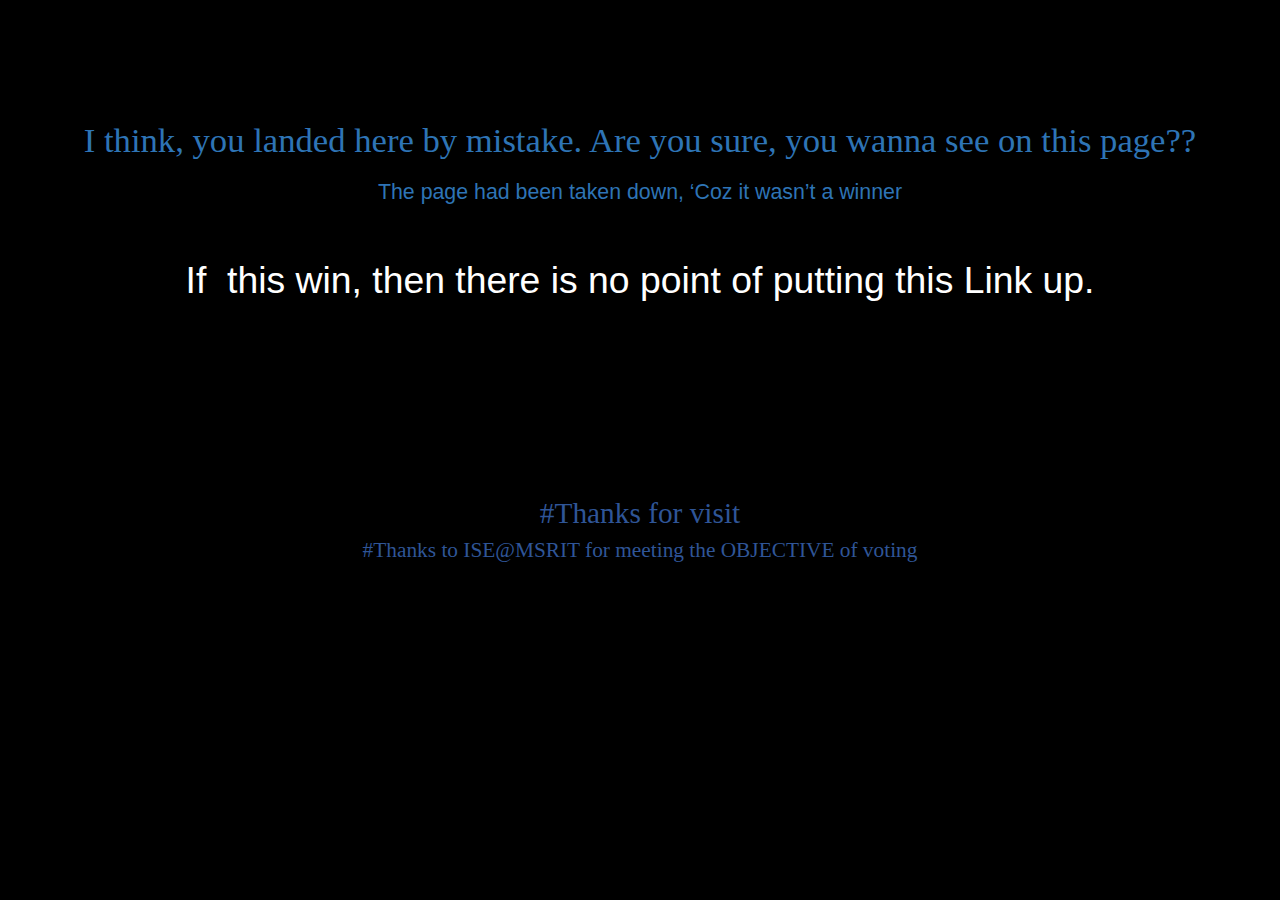
<file: index.html>
<html xmlns:v="urn:schemas-microsoft-com:vml"
xmlns:o="urn:schemas-microsoft-com:office:office"
xmlns:w="urn:schemas-microsoft-com:office:word"
xmlns:m="http://schemas.microsoft.com/office/2004/12/omml"
xmlns="http://www.w3.org/TR/REC-html40">

<head>
<meta http-equiv=Content-Type content="text/html; charset=windows-1252">
<meta name=ProgId content=Word.Document>
<meta name=Generator content="Microsoft Word 15">
<meta name=Originator content="Microsoft Word 15">
<link rel=File-List href="Index_files/filelist.xml">
<!--[if gte mso 9]><xml>
 <o:DocumentProperties>
  <o:Author>Sankha Karfa</o:Author>
  <o:LastAuthor>Sankha Karfa</o:LastAuthor>
  <o:Revision>2</o:Revision>
  <o:TotalTime>14</o:TotalTime>
  <o:Created>2015-05-04T07:14:00Z</o:Created>
  <o:LastSaved>2015-05-04T07:33:00Z</o:LastSaved>
  <o:Pages>1</o:Pages>
  <o:Words>42</o:Words>
  <o:Characters>244</o:Characters>
  <o:Lines>2</o:Lines>
  <o:Paragraphs>1</o:Paragraphs>
  <o:CharactersWithSpaces>285</o:CharactersWithSpaces>
  <o:Version>15.00</o:Version>
 </o:DocumentProperties>
 <o:OfficeDocumentSettings>
  <o:AllowPNG/>
 </o:OfficeDocumentSettings>
</xml><![endif]-->
<link rel=themeData href="Index_files/themedata.thmx">
<link rel=colorSchemeMapping href="Index_files/colorschememapping.xml">
<!--[if gte mso 9]><xml>
 <w:WordDocument>
  <w:DisplayBackgroundShape/>
  <w:TrackMoves>false</w:TrackMoves>
  <w:TrackFormatting/>
  <w:PunctuationKerning/>
  <w:ValidateAgainstSchemas/>
  <w:SaveIfXMLInvalid>false</w:SaveIfXMLInvalid>
  <w:IgnoreMixedContent>false</w:IgnoreMixedContent>
  <w:AlwaysShowPlaceholderText>false</w:AlwaysShowPlaceholderText>
  <w:DoNotPromoteQF/>
  <w:LidThemeOther>EN-IN</w:LidThemeOther>
  <w:LidThemeAsian>X-NONE</w:LidThemeAsian>
  <w:LidThemeComplexScript>BN</w:LidThemeComplexScript>
  <w:Compatibility>
   <w:BreakWrappedTables/>
   <w:SnapToGridInCell/>
   <w:WrapTextWithPunct/>
   <w:UseAsianBreakRules/>
   <w:DontGrowAutofit/>
   <w:SplitPgBreakAndParaMark/>
   <w:EnableOpenTypeKerning/>
   <w:DontFlipMirrorIndents/>
   <w:OverrideTableStyleHps/>
  </w:Compatibility>
  <w:BrowserLevel>MicrosoftInternetExplorer4</w:BrowserLevel>
  <m:mathPr>
   <m:mathFont m:val="Cambria Math"/>
   <m:brkBin m:val="before"/>
   <m:brkBinSub m:val="&#45;-"/>
   <m:smallFrac m:val="off"/>
   <m:dispDef/>
   <m:lMargin m:val="0"/>
   <m:rMargin m:val="0"/>
   <m:defJc m:val="centerGroup"/>
   <m:wrapIndent m:val="1440"/>
   <m:intLim m:val="subSup"/>
   <m:naryLim m:val="undOvr"/>
  </m:mathPr></w:WordDocument>
</xml><![endif]--><!--[if gte mso 9]><xml>
 <w:LatentStyles DefLockedState="false" DefUnhideWhenUsed="false"
  DefSemiHidden="false" DefQFormat="false" DefPriority="99"
  LatentStyleCount="371">
  <w:LsdException Locked="false" Priority="0" QFormat="true" Name="Normal"/>
  <w:LsdException Locked="false" Priority="9" QFormat="true" Name="heading 1"/>
  <w:LsdException Locked="false" Priority="9" SemiHidden="true"
   UnhideWhenUsed="true" QFormat="true" Name="heading 2"/>
  <w:LsdException Locked="false" Priority="9" SemiHidden="true"
   UnhideWhenUsed="true" QFormat="true" Name="heading 3"/>
  <w:LsdException Locked="false" Priority="9" SemiHidden="true"
   UnhideWhenUsed="true" QFormat="true" Name="heading 4"/>
  <w:LsdException Locked="false" Priority="9" SemiHidden="true"
   UnhideWhenUsed="true" QFormat="true" Name="heading 5"/>
  <w:LsdException Locked="false" Priority="9" SemiHidden="true"
   UnhideWhenUsed="true" QFormat="true" Name="heading 6"/>
  <w:LsdException Locked="false" Priority="9" SemiHidden="true"
   UnhideWhenUsed="true" QFormat="true" Name="heading 7"/>
  <w:LsdException Locked="false" Priority="9" SemiHidden="true"
   UnhideWhenUsed="true" QFormat="true" Name="heading 8"/>
  <w:LsdException Locked="false" Priority="9" SemiHidden="true"
   UnhideWhenUsed="true" QFormat="true" Name="heading 9"/>
  <w:LsdException Locked="false" SemiHidden="true" UnhideWhenUsed="true"
   Name="index 1"/>
  <w:LsdException Locked="false" SemiHidden="true" UnhideWhenUsed="true"
   Name="index 2"/>
  <w:LsdException Locked="false" SemiHidden="true" UnhideWhenUsed="true"
   Name="index 3"/>
  <w:LsdException Locked="false" SemiHidden="true" UnhideWhenUsed="true"
   Name="index 4"/>
  <w:LsdException Locked="false" SemiHidden="true" UnhideWhenUsed="true"
   Name="index 5"/>
  <w:LsdException Locked="false" SemiHidden="true" UnhideWhenUsed="true"
   Name="index 6"/>
  <w:LsdException Locked="false" SemiHidden="true" UnhideWhenUsed="true"
   Name="index 7"/>
  <w:LsdException Locked="false" SemiHidden="true" UnhideWhenUsed="true"
   Name="index 8"/>
  <w:LsdException Locked="false" SemiHidden="true" UnhideWhenUsed="true"
   Name="index 9"/>
  <w:LsdException Locked="false" Priority="39" SemiHidden="true"
   UnhideWhenUsed="true" Name="toc 1"/>
  <w:LsdException Locked="false" Priority="39" SemiHidden="true"
   UnhideWhenUsed="true" Name="toc 2"/>
  <w:LsdException Locked="false" Priority="39" SemiHidden="true"
   UnhideWhenUsed="true" Name="toc 3"/>
  <w:LsdException Locked="false" Priority="39" SemiHidden="true"
   UnhideWhenUsed="true" Name="toc 4"/>
  <w:LsdException Locked="false" Priority="39" SemiHidden="true"
   UnhideWhenUsed="true" Name="toc 5"/>
  <w:LsdException Locked="false" Priority="39" SemiHidden="true"
   UnhideWhenUsed="true" Name="toc 6"/>
  <w:LsdException Locked="false" Priority="39" SemiHidden="true"
   UnhideWhenUsed="true" Name="toc 7"/>
  <w:LsdException Locked="false" Priority="39" SemiHidden="true"
   UnhideWhenUsed="true" Name="toc 8"/>
  <w:LsdException Locked="false" Priority="39" SemiHidden="true"
   UnhideWhenUsed="true" Name="toc 9"/>
  <w:LsdException Locked="false" SemiHidden="true" UnhideWhenUsed="true"
   Name="Normal Indent"/>
  <w:LsdException Locked="false" SemiHidden="true" UnhideWhenUsed="true"
   Name="footnote text"/>
  <w:LsdException Locked="false" SemiHidden="true" UnhideWhenUsed="true"
   Name="annotation text"/>
  <w:LsdException Locked="false" SemiHidden="true" UnhideWhenUsed="true"
   Name="header"/>
  <w:LsdException Locked="false" SemiHidden="true" UnhideWhenUsed="true"
   Name="footer"/>
  <w:LsdException Locked="false" SemiHidden="true" UnhideWhenUsed="true"
   Name="index heading"/>
  <w:LsdException Locked="false" Priority="35" SemiHidden="true"
   UnhideWhenUsed="true" QFormat="true" Name="caption"/>
  <w:LsdException Locked="false" SemiHidden="true" UnhideWhenUsed="true"
   Name="table of figures"/>
  <w:LsdException Locked="false" SemiHidden="true" UnhideWhenUsed="true"
   Name="envelope address"/>
  <w:LsdException Locked="false" SemiHidden="true" UnhideWhenUsed="true"
   Name="envelope return"/>
  <w:LsdException Locked="false" SemiHidden="true" UnhideWhenUsed="true"
   Name="footnote reference"/>
  <w:LsdException Locked="false" SemiHidden="true" UnhideWhenUsed="true"
   Name="annotation reference"/>
  <w:LsdException Locked="false" SemiHidden="true" UnhideWhenUsed="true"
   Name="line number"/>
  <w:LsdException Locked="false" SemiHidden="true" UnhideWhenUsed="true"
   Name="page number"/>
  <w:LsdException Locked="false" SemiHidden="true" UnhideWhenUsed="true"
   Name="endnote reference"/>
  <w:LsdException Locked="false" SemiHidden="true" UnhideWhenUsed="true"
   Name="endnote text"/>
  <w:LsdException Locked="false" SemiHidden="true" UnhideWhenUsed="true"
   Name="table of authorities"/>
  <w:LsdException Locked="false" SemiHidden="true" UnhideWhenUsed="true"
   Name="macro"/>
  <w:LsdException Locked="false" SemiHidden="true" UnhideWhenUsed="true"
   Name="toa heading"/>
  <w:LsdException Locked="false" SemiHidden="true" UnhideWhenUsed="true"
   Name="List"/>
  <w:LsdException Locked="false" SemiHidden="true" UnhideWhenUsed="true"
   Name="List Bullet"/>
  <w:LsdException Locked="false" SemiHidden="true" UnhideWhenUsed="true"
   Name="List Number"/>
  <w:LsdException Locked="false" SemiHidden="true" UnhideWhenUsed="true"
   Name="List 2"/>
  <w:LsdException Locked="false" SemiHidden="true" UnhideWhenUsed="true"
   Name="List 3"/>
  <w:LsdException Locked="false" SemiHidden="true" UnhideWhenUsed="true"
   Name="List 4"/>
  <w:LsdException Locked="false" SemiHidden="true" UnhideWhenUsed="true"
   Name="List 5"/>
  <w:LsdException Locked="false" SemiHidden="true" UnhideWhenUsed="true"
   Name="List Bullet 2"/>
  <w:LsdException Locked="false" SemiHidden="true" UnhideWhenUsed="true"
   Name="List Bullet 3"/>
  <w:LsdException Locked="false" SemiHidden="true" UnhideWhenUsed="true"
   Name="List Bullet 4"/>
  <w:LsdException Locked="false" SemiHidden="true" UnhideWhenUsed="true"
   Name="List Bullet 5"/>
  <w:LsdException Locked="false" SemiHidden="true" UnhideWhenUsed="true"
   Name="List Number 2"/>
  <w:LsdException Locked="false" SemiHidden="true" UnhideWhenUsed="true"
   Name="List Number 3"/>
  <w:LsdException Locked="false" SemiHidden="true" UnhideWhenUsed="true"
   Name="List Number 4"/>
  <w:LsdException Locked="false" SemiHidden="true" UnhideWhenUsed="true"
   Name="List Number 5"/>
  <w:LsdException Locked="false" Priority="10" QFormat="true" Name="Title"/>
  <w:LsdException Locked="false" SemiHidden="true" UnhideWhenUsed="true"
   Name="Closing"/>
  <w:LsdException Locked="false" SemiHidden="true" UnhideWhenUsed="true"
   Name="Signature"/>
  <w:LsdException Locked="false" Priority="1" SemiHidden="true"
   UnhideWhenUsed="true" Name="Default Paragraph Font"/>
  <w:LsdException Locked="false" SemiHidden="true" UnhideWhenUsed="true"
   Name="Body Text"/>
  <w:LsdException Locked="false" SemiHidden="true" UnhideWhenUsed="true"
   Name="Body Text Indent"/>
  <w:LsdException Locked="false" SemiHidden="true" UnhideWhenUsed="true"
   Name="List Continue"/>
  <w:LsdException Locked="false" SemiHidden="true" UnhideWhenUsed="true"
   Name="List Continue 2"/>
  <w:LsdException Locked="false" SemiHidden="true" UnhideWhenUsed="true"
   Name="List Continue 3"/>
  <w:LsdException Locked="false" SemiHidden="true" UnhideWhenUsed="true"
   Name="List Continue 4"/>
  <w:LsdException Locked="false" SemiHidden="true" UnhideWhenUsed="true"
   Name="List Continue 5"/>
  <w:LsdException Locked="false" SemiHidden="true" UnhideWhenUsed="true"
   Name="Message Header"/>
  <w:LsdException Locked="false" Priority="11" QFormat="true" Name="Subtitle"/>
  <w:LsdException Locked="false" SemiHidden="true" UnhideWhenUsed="true"
   Name="Salutation"/>
  <w:LsdException Locked="false" SemiHidden="true" UnhideWhenUsed="true"
   Name="Date"/>
  <w:LsdException Locked="false" SemiHidden="true" UnhideWhenUsed="true"
   Name="Body Text First Indent"/>
  <w:LsdException Locked="false" SemiHidden="true" UnhideWhenUsed="true"
   Name="Body Text First Indent 2"/>
  <w:LsdException Locked="false" SemiHidden="true" UnhideWhenUsed="true"
   Name="Note Heading"/>
  <w:LsdException Locked="false" SemiHidden="true" UnhideWhenUsed="true"
   Name="Body Text 2"/>
  <w:LsdException Locked="false" SemiHidden="true" UnhideWhenUsed="true"
   Name="Body Text 3"/>
  <w:LsdException Locked="false" SemiHidden="true" UnhideWhenUsed="true"
   Name="Body Text Indent 2"/>
  <w:LsdException Locked="false" SemiHidden="true" UnhideWhenUsed="true"
   Name="Body Text Indent 3"/>
  <w:LsdException Locked="false" SemiHidden="true" UnhideWhenUsed="true"
   Name="Block Text"/>
  <w:LsdException Locked="false" SemiHidden="true" UnhideWhenUsed="true"
   Name="Hyperlink"/>
  <w:LsdException Locked="false" SemiHidden="true" UnhideWhenUsed="true"
   Name="FollowedHyperlink"/>
  <w:LsdException Locked="false" Priority="22" QFormat="true" Name="Strong"/>
  <w:LsdException Locked="false" Priority="20" QFormat="true" Name="Emphasis"/>
  <w:LsdException Locked="false" SemiHidden="true" UnhideWhenUsed="true"
   Name="Document Map"/>
  <w:LsdException Locked="false" SemiHidden="true" UnhideWhenUsed="true"
   Name="Plain Text"/>
  <w:LsdException Locked="false" SemiHidden="true" UnhideWhenUsed="true"
   Name="E-mail Signature"/>
  <w:LsdException Locked="false" SemiHidden="true" UnhideWhenUsed="true"
   Name="HTML Top of Form"/>
  <w:LsdException Locked="false" SemiHidden="true" UnhideWhenUsed="true"
   Name="HTML Bottom of Form"/>
  <w:LsdException Locked="false" SemiHidden="true" UnhideWhenUsed="true"
   Name="Normal (Web)"/>
  <w:LsdException Locked="false" SemiHidden="true" UnhideWhenUsed="true"
   Name="HTML Acronym"/>
  <w:LsdException Locked="false" SemiHidden="true" UnhideWhenUsed="true"
   Name="HTML Address"/>
  <w:LsdException Locked="false" SemiHidden="true" UnhideWhenUsed="true"
   Name="HTML Cite"/>
  <w:LsdException Locked="false" SemiHidden="true" UnhideWhenUsed="true"
   Name="HTML Code"/>
  <w:LsdException Locked="false" SemiHidden="true" UnhideWhenUsed="true"
   Name="HTML Definition"/>
  <w:LsdException Locked="false" SemiHidden="true" UnhideWhenUsed="true"
   Name="HTML Keyboard"/>
  <w:LsdException Locked="false" SemiHidden="true" UnhideWhenUsed="true"
   Name="HTML Preformatted"/>
  <w:LsdException Locked="false" SemiHidden="true" UnhideWhenUsed="true"
   Name="HTML Sample"/>
  <w:LsdException Locked="false" SemiHidden="true" UnhideWhenUsed="true"
   Name="HTML Typewriter"/>
  <w:LsdException Locked="false" SemiHidden="true" UnhideWhenUsed="true"
   Name="HTML Variable"/>
  <w:LsdException Locked="false" SemiHidden="true" UnhideWhenUsed="true"
   Name="Normal Table"/>
  <w:LsdException Locked="false" SemiHidden="true" UnhideWhenUsed="true"
   Name="annotation subject"/>
  <w:LsdException Locked="false" SemiHidden="true" UnhideWhenUsed="true"
   Name="No List"/>
  <w:LsdException Locked="false" SemiHidden="true" UnhideWhenUsed="true"
   Name="Outline List 1"/>
  <w:LsdException Locked="false" SemiHidden="true" UnhideWhenUsed="true"
   Name="Outline List 2"/>
  <w:LsdException Locked="false" SemiHidden="true" UnhideWhenUsed="true"
   Name="Outline List 3"/>
  <w:LsdException Locked="false" SemiHidden="true" UnhideWhenUsed="true"
   Name="Table Simple 1"/>
  <w:LsdException Locked="false" SemiHidden="true" UnhideWhenUsed="true"
   Name="Table Simple 2"/>
  <w:LsdException Locked="false" SemiHidden="true" UnhideWhenUsed="true"
   Name="Table Simple 3"/>
  <w:LsdException Locked="false" SemiHidden="true" UnhideWhenUsed="true"
   Name="Table Classic 1"/>
  <w:LsdException Locked="false" SemiHidden="true" UnhideWhenUsed="true"
   Name="Table Classic 2"/>
  <w:LsdException Locked="false" SemiHidden="true" UnhideWhenUsed="true"
   Name="Table Classic 3"/>
  <w:LsdException Locked="false" SemiHidden="true" UnhideWhenUsed="true"
   Name="Table Classic 4"/>
  <w:LsdException Locked="false" SemiHidden="true" UnhideWhenUsed="true"
   Name="Table Colorful 1"/>
  <w:LsdException Locked="false" SemiHidden="true" UnhideWhenUsed="true"
   Name="Table Colorful 2"/>
  <w:LsdException Locked="false" SemiHidden="true" UnhideWhenUsed="true"
   Name="Table Colorful 3"/>
  <w:LsdException Locked="false" SemiHidden="true" UnhideWhenUsed="true"
   Name="Table Columns 1"/>
  <w:LsdException Locked="false" SemiHidden="true" UnhideWhenUsed="true"
   Name="Table Columns 2"/>
  <w:LsdException Locked="false" SemiHidden="true" UnhideWhenUsed="true"
   Name="Table Columns 3"/>
  <w:LsdException Locked="false" SemiHidden="true" UnhideWhenUsed="true"
   Name="Table Columns 4"/>
  <w:LsdException Locked="false" SemiHidden="true" UnhideWhenUsed="true"
   Name="Table Columns 5"/>
  <w:LsdException Locked="false" SemiHidden="true" UnhideWhenUsed="true"
   Name="Table Grid 1"/>
  <w:LsdException Locked="false" SemiHidden="true" UnhideWhenUsed="true"
   Name="Table Grid 2"/>
  <w:LsdException Locked="false" SemiHidden="true" UnhideWhenUsed="true"
   Name="Table Grid 3"/>
  <w:LsdException Locked="false" SemiHidden="true" UnhideWhenUsed="true"
   Name="Table Grid 4"/>
  <w:LsdException Locked="false" SemiHidden="true" UnhideWhenUsed="true"
   Name="Table Grid 5"/>
  <w:LsdException Locked="false" SemiHidden="true" UnhideWhenUsed="true"
   Name="Table Grid 6"/>
  <w:LsdException Locked="false" SemiHidden="true" UnhideWhenUsed="true"
   Name="Table Grid 7"/>
  <w:LsdException Locked="false" SemiHidden="true" UnhideWhenUsed="true"
   Name="Table Grid 8"/>
  <w:LsdException Locked="false" SemiHidden="true" UnhideWhenUsed="true"
   Name="Table List 1"/>
  <w:LsdException Locked="false" SemiHidden="true" UnhideWhenUsed="true"
   Name="Table List 2"/>
  <w:LsdException Locked="false" SemiHidden="true" UnhideWhenUsed="true"
   Name="Table List 3"/>
  <w:LsdException Locked="false" SemiHidden="true" UnhideWhenUsed="true"
   Name="Table List 4"/>
  <w:LsdException Locked="false" SemiHidden="true" UnhideWhenUsed="true"
   Name="Table List 5"/>
  <w:LsdException Locked="false" SemiHidden="true" UnhideWhenUsed="true"
   Name="Table List 6"/>
  <w:LsdException Locked="false" SemiHidden="true" UnhideWhenUsed="true"
   Name="Table List 7"/>
  <w:LsdException Locked="false" SemiHidden="true" UnhideWhenUsed="true"
   Name="Table List 8"/>
  <w:LsdException Locked="false" SemiHidden="true" UnhideWhenUsed="true"
   Name="Table 3D effects 1"/>
  <w:LsdException Locked="false" SemiHidden="true" UnhideWhenUsed="true"
   Name="Table 3D effects 2"/>
  <w:LsdException Locked="false" SemiHidden="true" UnhideWhenUsed="true"
   Name="Table 3D effects 3"/>
  <w:LsdException Locked="false" SemiHidden="true" UnhideWhenUsed="true"
   Name="Table Contemporary"/>
  <w:LsdException Locked="false" SemiHidden="true" UnhideWhenUsed="true"
   Name="Table Elegant"/>
  <w:LsdException Locked="false" SemiHidden="true" UnhideWhenUsed="true"
   Name="Table Professional"/>
  <w:LsdException Locked="false" SemiHidden="true" UnhideWhenUsed="true"
   Name="Table Subtle 1"/>
  <w:LsdException Locked="false" SemiHidden="true" UnhideWhenUsed="true"
   Name="Table Subtle 2"/>
  <w:LsdException Locked="false" SemiHidden="true" UnhideWhenUsed="true"
   Name="Table Web 1"/>
  <w:LsdException Locked="false" SemiHidden="true" UnhideWhenUsed="true"
   Name="Table Web 2"/>
  <w:LsdException Locked="false" SemiHidden="true" UnhideWhenUsed="true"
   Name="Table Web 3"/>
  <w:LsdException Locked="false" SemiHidden="true" UnhideWhenUsed="true"
   Name="Balloon Text"/>
  <w:LsdException Locked="false" Priority="39" Name="Table Grid"/>
  <w:LsdException Locked="false" SemiHidden="true" UnhideWhenUsed="true"
   Name="Table Theme"/>
  <w:LsdException Locked="false" SemiHidden="true" Name="Placeholder Text"/>
  <w:LsdException Locked="false" Priority="1" QFormat="true" Name="No Spacing"/>
  <w:LsdException Locked="false" Priority="60" Name="Light Shading"/>
  <w:LsdException Locked="false" Priority="61" Name="Light List"/>
  <w:LsdException Locked="false" Priority="62" Name="Light Grid"/>
  <w:LsdException Locked="false" Priority="63" Name="Medium Shading 1"/>
  <w:LsdException Locked="false" Priority="64" Name="Medium Shading 2"/>
  <w:LsdException Locked="false" Priority="65" Name="Medium List 1"/>
  <w:LsdException Locked="false" Priority="66" Name="Medium List 2"/>
  <w:LsdException Locked="false" Priority="67" Name="Medium Grid 1"/>
  <w:LsdException Locked="false" Priority="68" Name="Medium Grid 2"/>
  <w:LsdException Locked="false" Priority="69" Name="Medium Grid 3"/>
  <w:LsdException Locked="false" Priority="70" Name="Dark List"/>
  <w:LsdException Locked="false" Priority="71" Name="Colorful Shading"/>
  <w:LsdException Locked="false" Priority="72" Name="Colorful List"/>
  <w:LsdException Locked="false" Priority="73" Name="Colorful Grid"/>
  <w:LsdException Locked="false" Priority="60" Name="Light Shading Accent 1"/>
  <w:LsdException Locked="false" Priority="61" Name="Light List Accent 1"/>
  <w:LsdException Locked="false" Priority="62" Name="Light Grid Accent 1"/>
  <w:LsdException Locked="false" Priority="63" Name="Medium Shading 1 Accent 1"/>
  <w:LsdException Locked="false" Priority="64" Name="Medium Shading 2 Accent 1"/>
  <w:LsdException Locked="false" Priority="65" Name="Medium List 1 Accent 1"/>
  <w:LsdException Locked="false" SemiHidden="true" Name="Revision"/>
  <w:LsdException Locked="false" Priority="34" QFormat="true"
   Name="List Paragraph"/>
  <w:LsdException Locked="false" Priority="29" QFormat="true" Name="Quote"/>
  <w:LsdException Locked="false" Priority="30" QFormat="true"
   Name="Intense Quote"/>
  <w:LsdException Locked="false" Priority="66" Name="Medium List 2 Accent 1"/>
  <w:LsdException Locked="false" Priority="67" Name="Medium Grid 1 Accent 1"/>
  <w:LsdException Locked="false" Priority="68" Name="Medium Grid 2 Accent 1"/>
  <w:LsdException Locked="false" Priority="69" Name="Medium Grid 3 Accent 1"/>
  <w:LsdException Locked="false" Priority="70" Name="Dark List Accent 1"/>
  <w:LsdException Locked="false" Priority="71" Name="Colorful Shading Accent 1"/>
  <w:LsdException Locked="false" Priority="72" Name="Colorful List Accent 1"/>
  <w:LsdException Locked="false" Priority="73" Name="Colorful Grid Accent 1"/>
  <w:LsdException Locked="false" Priority="60" Name="Light Shading Accent 2"/>
  <w:LsdException Locked="false" Priority="61" Name="Light List Accent 2"/>
  <w:LsdException Locked="false" Priority="62" Name="Light Grid Accent 2"/>
  <w:LsdException Locked="false" Priority="63" Name="Medium Shading 1 Accent 2"/>
  <w:LsdException Locked="false" Priority="64" Name="Medium Shading 2 Accent 2"/>
  <w:LsdException Locked="false" Priority="65" Name="Medium List 1 Accent 2"/>
  <w:LsdException Locked="false" Priority="66" Name="Medium List 2 Accent 2"/>
  <w:LsdException Locked="false" Priority="67" Name="Medium Grid 1 Accent 2"/>
  <w:LsdException Locked="false" Priority="68" Name="Medium Grid 2 Accent 2"/>
  <w:LsdException Locked="false" Priority="69" Name="Medium Grid 3 Accent 2"/>
  <w:LsdException Locked="false" Priority="70" Name="Dark List Accent 2"/>
  <w:LsdException Locked="false" Priority="71" Name="Colorful Shading Accent 2"/>
  <w:LsdException Locked="false" Priority="72" Name="Colorful List Accent 2"/>
  <w:LsdException Locked="false" Priority="73" Name="Colorful Grid Accent 2"/>
  <w:LsdException Locked="false" Priority="60" Name="Light Shading Accent 3"/>
  <w:LsdException Locked="false" Priority="61" Name="Light List Accent 3"/>
  <w:LsdException Locked="false" Priority="62" Name="Light Grid Accent 3"/>
  <w:LsdException Locked="false" Priority="63" Name="Medium Shading 1 Accent 3"/>
  <w:LsdException Locked="false" Priority="64" Name="Medium Shading 2 Accent 3"/>
  <w:LsdException Locked="false" Priority="65" Name="Medium List 1 Accent 3"/>
  <w:LsdException Locked="false" Priority="66" Name="Medium List 2 Accent 3"/>
  <w:LsdException Locked="false" Priority="67" Name="Medium Grid 1 Accent 3"/>
  <w:LsdException Locked="false" Priority="68" Name="Medium Grid 2 Accent 3"/>
  <w:LsdException Locked="false" Priority="69" Name="Medium Grid 3 Accent 3"/>
  <w:LsdException Locked="false" Priority="70" Name="Dark List Accent 3"/>
  <w:LsdException Locked="false" Priority="71" Name="Colorful Shading Accent 3"/>
  <w:LsdException Locked="false" Priority="72" Name="Colorful List Accent 3"/>
  <w:LsdException Locked="false" Priority="73" Name="Colorful Grid Accent 3"/>
  <w:LsdException Locked="false" Priority="60" Name="Light Shading Accent 4"/>
  <w:LsdException Locked="false" Priority="61" Name="Light List Accent 4"/>
  <w:LsdException Locked="false" Priority="62" Name="Light Grid Accent 4"/>
  <w:LsdException Locked="false" Priority="63" Name="Medium Shading 1 Accent 4"/>
  <w:LsdException Locked="false" Priority="64" Name="Medium Shading 2 Accent 4"/>
  <w:LsdException Locked="false" Priority="65" Name="Medium List 1 Accent 4"/>
  <w:LsdException Locked="false" Priority="66" Name="Medium List 2 Accent 4"/>
  <w:LsdException Locked="false" Priority="67" Name="Medium Grid 1 Accent 4"/>
  <w:LsdException Locked="false" Priority="68" Name="Medium Grid 2 Accent 4"/>
  <w:LsdException Locked="false" Priority="69" Name="Medium Grid 3 Accent 4"/>
  <w:LsdException Locked="false" Priority="70" Name="Dark List Accent 4"/>
  <w:LsdException Locked="false" Priority="71" Name="Colorful Shading Accent 4"/>
  <w:LsdException Locked="false" Priority="72" Name="Colorful List Accent 4"/>
  <w:LsdException Locked="false" Priority="73" Name="Colorful Grid Accent 4"/>
  <w:LsdException Locked="false" Priority="60" Name="Light Shading Accent 5"/>
  <w:LsdException Locked="false" Priority="61" Name="Light List Accent 5"/>
  <w:LsdException Locked="false" Priority="62" Name="Light Grid Accent 5"/>
  <w:LsdException Locked="false" Priority="63" Name="Medium Shading 1 Accent 5"/>
  <w:LsdException Locked="false" Priority="64" Name="Medium Shading 2 Accent 5"/>
  <w:LsdException Locked="false" Priority="65" Name="Medium List 1 Accent 5"/>
  <w:LsdException Locked="false" Priority="66" Name="Medium List 2 Accent 5"/>
  <w:LsdException Locked="false" Priority="67" Name="Medium Grid 1 Accent 5"/>
  <w:LsdException Locked="false" Priority="68" Name="Medium Grid 2 Accent 5"/>
  <w:LsdException Locked="false" Priority="69" Name="Medium Grid 3 Accent 5"/>
  <w:LsdException Locked="false" Priority="70" Name="Dark List Accent 5"/>
  <w:LsdException Locked="false" Priority="71" Name="Colorful Shading Accent 5"/>
  <w:LsdException Locked="false" Priority="72" Name="Colorful List Accent 5"/>
  <w:LsdException Locked="false" Priority="73" Name="Colorful Grid Accent 5"/>
  <w:LsdException Locked="false" Priority="60" Name="Light Shading Accent 6"/>
  <w:LsdException Locked="false" Priority="61" Name="Light List Accent 6"/>
  <w:LsdException Locked="false" Priority="62" Name="Light Grid Accent 6"/>
  <w:LsdException Locked="false" Priority="63" Name="Medium Shading 1 Accent 6"/>
  <w:LsdException Locked="false" Priority="64" Name="Medium Shading 2 Accent 6"/>
  <w:LsdException Locked="false" Priority="65" Name="Medium List 1 Accent 6"/>
  <w:LsdException Locked="false" Priority="66" Name="Medium List 2 Accent 6"/>
  <w:LsdException Locked="false" Priority="67" Name="Medium Grid 1 Accent 6"/>
  <w:LsdException Locked="false" Priority="68" Name="Medium Grid 2 Accent 6"/>
  <w:LsdException Locked="false" Priority="69" Name="Medium Grid 3 Accent 6"/>
  <w:LsdException Locked="false" Priority="70" Name="Dark List Accent 6"/>
  <w:LsdException Locked="false" Priority="71" Name="Colorful Shading Accent 6"/>
  <w:LsdException Locked="false" Priority="72" Name="Colorful List Accent 6"/>
  <w:LsdException Locked="false" Priority="73" Name="Colorful Grid Accent 6"/>
  <w:LsdException Locked="false" Priority="19" QFormat="true"
   Name="Subtle Emphasis"/>
  <w:LsdException Locked="false" Priority="21" QFormat="true"
   Name="Intense Emphasis"/>
  <w:LsdException Locked="false" Priority="31" QFormat="true"
   Name="Subtle Reference"/>
  <w:LsdException Locked="false" Priority="32" QFormat="true"
   Name="Intense Reference"/>
  <w:LsdException Locked="false" Priority="33" QFormat="true" Name="Book Title"/>
  <w:LsdException Locked="false" Priority="37" SemiHidden="true"
   UnhideWhenUsed="true" Name="Bibliography"/>
  <w:LsdException Locked="false" Priority="39" SemiHidden="true"
   UnhideWhenUsed="true" QFormat="true" Name="TOC Heading"/>
  <w:LsdException Locked="false" Priority="41" Name="Plain Table 1"/>
  <w:LsdException Locked="false" Priority="42" Name="Plain Table 2"/>
  <w:LsdException Locked="false" Priority="43" Name="Plain Table 3"/>
  <w:LsdException Locked="false" Priority="44" Name="Plain Table 4"/>
  <w:LsdException Locked="false" Priority="45" Name="Plain Table 5"/>
  <w:LsdException Locked="false" Priority="40" Name="Grid Table Light"/>
  <w:LsdException Locked="false" Priority="46" Name="Grid Table 1 Light"/>
  <w:LsdException Locked="false" Priority="47" Name="Grid Table 2"/>
  <w:LsdException Locked="false" Priority="48" Name="Grid Table 3"/>
  <w:LsdException Locked="false" Priority="49" Name="Grid Table 4"/>
  <w:LsdException Locked="false" Priority="50" Name="Grid Table 5 Dark"/>
  <w:LsdException Locked="false" Priority="51" Name="Grid Table 6 Colorful"/>
  <w:LsdException Locked="false" Priority="52" Name="Grid Table 7 Colorful"/>
  <w:LsdException Locked="false" Priority="46"
   Name="Grid Table 1 Light Accent 1"/>
  <w:LsdException Locked="false" Priority="47" Name="Grid Table 2 Accent 1"/>
  <w:LsdException Locked="false" Priority="48" Name="Grid Table 3 Accent 1"/>
  <w:LsdException Locked="false" Priority="49" Name="Grid Table 4 Accent 1"/>
  <w:LsdException Locked="false" Priority="50" Name="Grid Table 5 Dark Accent 1"/>
  <w:LsdException Locked="false" Priority="51"
   Name="Grid Table 6 Colorful Accent 1"/>
  <w:LsdException Locked="false" Priority="52"
   Name="Grid Table 7 Colorful Accent 1"/>
  <w:LsdException Locked="false" Priority="46"
   Name="Grid Table 1 Light Accent 2"/>
  <w:LsdException Locked="false" Priority="47" Name="Grid Table 2 Accent 2"/>
  <w:LsdException Locked="false" Priority="48" Name="Grid Table 3 Accent 2"/>
  <w:LsdException Locked="false" Priority="49" Name="Grid Table 4 Accent 2"/>
  <w:LsdException Locked="false" Priority="50" Name="Grid Table 5 Dark Accent 2"/>
  <w:LsdException Locked="false" Priority="51"
   Name="Grid Table 6 Colorful Accent 2"/>
  <w:LsdException Locked="false" Priority="52"
   Name="Grid Table 7 Colorful Accent 2"/>
  <w:LsdException Locked="false" Priority="46"
   Name="Grid Table 1 Light Accent 3"/>
  <w:LsdException Locked="false" Priority="47" Name="Grid Table 2 Accent 3"/>
  <w:LsdException Locked="false" Priority="48" Name="Grid Table 3 Accent 3"/>
  <w:LsdException Locked="false" Priority="49" Name="Grid Table 4 Accent 3"/>
  <w:LsdException Locked="false" Priority="50" Name="Grid Table 5 Dark Accent 3"/>
  <w:LsdException Locked="false" Priority="51"
   Name="Grid Table 6 Colorful Accent 3"/>
  <w:LsdException Locked="false" Priority="52"
   Name="Grid Table 7 Colorful Accent 3"/>
  <w:LsdException Locked="false" Priority="46"
   Name="Grid Table 1 Light Accent 4"/>
  <w:LsdException Locked="false" Priority="47" Name="Grid Table 2 Accent 4"/>
  <w:LsdException Locked="false" Priority="48" Name="Grid Table 3 Accent 4"/>
  <w:LsdException Locked="false" Priority="49" Name="Grid Table 4 Accent 4"/>
  <w:LsdException Locked="false" Priority="50" Name="Grid Table 5 Dark Accent 4"/>
  <w:LsdException Locked="false" Priority="51"
   Name="Grid Table 6 Colorful Accent 4"/>
  <w:LsdException Locked="false" Priority="52"
   Name="Grid Table 7 Colorful Accent 4"/>
  <w:LsdException Locked="false" Priority="46"
   Name="Grid Table 1 Light Accent 5"/>
  <w:LsdException Locked="false" Priority="47" Name="Grid Table 2 Accent 5"/>
  <w:LsdException Locked="false" Priority="48" Name="Grid Table 3 Accent 5"/>
  <w:LsdException Locked="false" Priority="49" Name="Grid Table 4 Accent 5"/>
  <w:LsdException Locked="false" Priority="50" Name="Grid Table 5 Dark Accent 5"/>
  <w:LsdException Locked="false" Priority="51"
   Name="Grid Table 6 Colorful Accent 5"/>
  <w:LsdException Locked="false" Priority="52"
   Name="Grid Table 7 Colorful Accent 5"/>
  <w:LsdException Locked="false" Priority="46"
   Name="Grid Table 1 Light Accent 6"/>
  <w:LsdException Locked="false" Priority="47" Name="Grid Table 2 Accent 6"/>
  <w:LsdException Locked="false" Priority="48" Name="Grid Table 3 Accent 6"/>
  <w:LsdException Locked="false" Priority="49" Name="Grid Table 4 Accent 6"/>
  <w:LsdException Locked="false" Priority="50" Name="Grid Table 5 Dark Accent 6"/>
  <w:LsdException Locked="false" Priority="51"
   Name="Grid Table 6 Colorful Accent 6"/>
  <w:LsdException Locked="false" Priority="52"
   Name="Grid Table 7 Colorful Accent 6"/>
  <w:LsdException Locked="false" Priority="46" Name="List Table 1 Light"/>
  <w:LsdException Locked="false" Priority="47" Name="List Table 2"/>
  <w:LsdException Locked="false" Priority="48" Name="List Table 3"/>
  <w:LsdException Locked="false" Priority="49" Name="List Table 4"/>
  <w:LsdException Locked="false" Priority="50" Name="List Table 5 Dark"/>
  <w:LsdException Locked="false" Priority="51" Name="List Table 6 Colorful"/>
  <w:LsdException Locked="false" Priority="52" Name="List Table 7 Colorful"/>
  <w:LsdException Locked="false" Priority="46"
   Name="List Table 1 Light Accent 1"/>
  <w:LsdException Locked="false" Priority="47" Name="List Table 2 Accent 1"/>
  <w:LsdException Locked="false" Priority="48" Name="List Table 3 Accent 1"/>
  <w:LsdException Locked="false" Priority="49" Name="List Table 4 Accent 1"/>
  <w:LsdException Locked="false" Priority="50" Name="List Table 5 Dark Accent 1"/>
  <w:LsdException Locked="false" Priority="51"
   Name="List Table 6 Colorful Accent 1"/>
  <w:LsdException Locked="false" Priority="52"
   Name="List Table 7 Colorful Accent 1"/>
  <w:LsdException Locked="false" Priority="46"
   Name="List Table 1 Light Accent 2"/>
  <w:LsdException Locked="false" Priority="47" Name="List Table 2 Accent 2"/>
  <w:LsdException Locked="false" Priority="48" Name="List Table 3 Accent 2"/>
  <w:LsdException Locked="false" Priority="49" Name="List Table 4 Accent 2"/>
  <w:LsdException Locked="false" Priority="50" Name="List Table 5 Dark Accent 2"/>
  <w:LsdException Locked="false" Priority="51"
   Name="List Table 6 Colorful Accent 2"/>
  <w:LsdException Locked="false" Priority="52"
   Name="List Table 7 Colorful Accent 2"/>
  <w:LsdException Locked="false" Priority="46"
   Name="List Table 1 Light Accent 3"/>
  <w:LsdException Locked="false" Priority="47" Name="List Table 2 Accent 3"/>
  <w:LsdException Locked="false" Priority="48" Name="List Table 3 Accent 3"/>
  <w:LsdException Locked="false" Priority="49" Name="List Table 4 Accent 3"/>
  <w:LsdException Locked="false" Priority="50" Name="List Table 5 Dark Accent 3"/>
  <w:LsdException Locked="false" Priority="51"
   Name="List Table 6 Colorful Accent 3"/>
  <w:LsdException Locked="false" Priority="52"
   Name="List Table 7 Colorful Accent 3"/>
  <w:LsdException Locked="false" Priority="46"
   Name="List Table 1 Light Accent 4"/>
  <w:LsdException Locked="false" Priority="47" Name="List Table 2 Accent 4"/>
  <w:LsdException Locked="false" Priority="48" Name="List Table 3 Accent 4"/>
  <w:LsdException Locked="false" Priority="49" Name="List Table 4 Accent 4"/>
  <w:LsdException Locked="false" Priority="50" Name="List Table 5 Dark Accent 4"/>
  <w:LsdException Locked="false" Priority="51"
   Name="List Table 6 Colorful Accent 4"/>
  <w:LsdException Locked="false" Priority="52"
   Name="List Table 7 Colorful Accent 4"/>
  <w:LsdException Locked="false" Priority="46"
   Name="List Table 1 Light Accent 5"/>
  <w:LsdException Locked="false" Priority="47" Name="List Table 2 Accent 5"/>
  <w:LsdException Locked="false" Priority="48" Name="List Table 3 Accent 5"/>
  <w:LsdException Locked="false" Priority="49" Name="List Table 4 Accent 5"/>
  <w:LsdException Locked="false" Priority="50" Name="List Table 5 Dark Accent 5"/>
  <w:LsdException Locked="false" Priority="51"
   Name="List Table 6 Colorful Accent 5"/>
  <w:LsdException Locked="false" Priority="52"
   Name="List Table 7 Colorful Accent 5"/>
  <w:LsdException Locked="false" Priority="46"
   Name="List Table 1 Light Accent 6"/>
  <w:LsdException Locked="false" Priority="47" Name="List Table 2 Accent 6"/>
  <w:LsdException Locked="false" Priority="48" Name="List Table 3 Accent 6"/>
  <w:LsdException Locked="false" Priority="49" Name="List Table 4 Accent 6"/>
  <w:LsdException Locked="false" Priority="50" Name="List Table 5 Dark Accent 6"/>
  <w:LsdException Locked="false" Priority="51"
   Name="List Table 6 Colorful Accent 6"/>
  <w:LsdException Locked="false" Priority="52"
   Name="List Table 7 Colorful Accent 6"/>
 </w:LatentStyles>
</xml><![endif]-->
<style>
<!--
 /* Font Definitions */
 @font-face
	{font-family:"Cambria Math";
	panose-1:2 4 5 3 5 4 6 3 2 4;
	mso-font-charset:1;
	mso-generic-font-family:roman;
	mso-font-format:other;
	mso-font-pitch:variable;
	mso-font-signature:0 0 0 0 0 0;}
@font-face
	{font-family:"Calibri Light";
	panose-1:2 15 3 2 2 2 4 3 2 4;
	mso-font-charset:0;
	mso-generic-font-family:swiss;
	mso-font-pitch:variable;
	mso-font-signature:-1610611985 1073750139 0 0 415 0;}
@font-face
	{font-family:Calibri;
	panose-1:2 15 5 2 2 2 4 3 2 4;
	mso-font-charset:0;
	mso-generic-font-family:swiss;
	mso-font-pitch:variable;
	mso-font-signature:-536870145 1073786111 1 0 415 0;}
@font-face
	{font-family:Aharoni;
	panose-1:2 1 8 3 2 1 4 3 2 3;
	mso-font-charset:0;
	mso-generic-font-family:auto;
	mso-font-pitch:variable;
	mso-font-signature:2051 0 0 0 33 0;}
@font-face
	{font-family:"Arial Rounded MT Bold";
	panose-1:2 15 7 4 3 5 4 3 2 4;
	mso-font-charset:0;
	mso-generic-font-family:swiss;
	mso-font-pitch:variable;
	mso-font-signature:3 0 0 0 1 0;}
@font-face
	{font-family:"Addis Ababa";
	panose-1:0 0 0 0 0 0 0 0 0 0;
	mso-font-charset:0;
	mso-generic-font-family:auto;
	mso-font-pitch:variable;
	mso-font-signature:-2147483601 1207959562 335544320 0 1 0;}
@font-face
	{font-family:Berylium;
	panose-1:2 4 6 2 6 5 1 1 1 3;
	mso-font-charset:0;
	mso-generic-font-family:roman;
	mso-font-pitch:variable;
	mso-font-signature:-1610612625 1073750026 0 0 131 0;}
 /* Style Definitions */
 p.MsoNormal, li.MsoNormal, div.MsoNormal
	{mso-style-unhide:no;
	mso-style-qformat:yes;
	mso-style-parent:"";
	margin-top:0cm;
	margin-right:0cm;
	margin-bottom:8.0pt;
	margin-left:0cm;
	line-height:106%;
	mso-pagination:widow-orphan;
	font-size:11.0pt;
	mso-bidi-font-size:14.0pt;
	font-family:"Calibri",sans-serif;
	mso-ascii-font-family:Calibri;
	mso-ascii-theme-font:minor-latin;
	mso-fareast-font-family:Calibri;
	mso-fareast-theme-font:minor-latin;
	mso-hansi-font-family:Calibri;
	mso-hansi-theme-font:minor-latin;
	mso-bidi-font-family:"Times New Roman";
	mso-bidi-theme-font:minor-bidi;
	mso-fareast-language:EN-US;}
h1
	{mso-style-priority:9;
	mso-style-unhide:no;
	mso-style-qformat:yes;
	mso-style-link:"Heading 1 Char";
	mso-style-next:Normal;
	margin-top:12.0pt;
	margin-right:0cm;
	margin-bottom:0cm;
	margin-left:0cm;
	margin-bottom:.0001pt;
	line-height:106%;
	mso-pagination:widow-orphan lines-together;
	page-break-after:avoid;
	mso-outline-level:1;
	font-size:16.0pt;
	mso-bidi-font-size:20.0pt;
	font-family:"Calibri Light",sans-serif;
	mso-ascii-font-family:"Calibri Light";
	mso-ascii-theme-font:major-latin;
	mso-fareast-font-family:"Times New Roman";
	mso-fareast-theme-font:major-fareast;
	mso-hansi-font-family:"Calibri Light";
	mso-hansi-theme-font:major-latin;
	mso-bidi-font-family:"Times New Roman";
	mso-bidi-theme-font:major-bidi;
	color:#2E74B5;
	mso-themecolor:accent1;
	mso-themeshade:191;
	mso-font-kerning:0pt;
	mso-fareast-language:EN-US;
	font-weight:normal;}
p.MsoHeader, li.MsoHeader, div.MsoHeader
	{mso-style-noshow:yes;
	mso-style-priority:99;
	mso-style-link:"Header Char";
	margin:0cm;
	margin-bottom:.0001pt;
	mso-pagination:widow-orphan;
	tab-stops:center 225.65pt right 451.3pt;
	font-size:11.0pt;
	mso-bidi-font-size:14.0pt;
	font-family:"Calibri",sans-serif;
	mso-ascii-font-family:Calibri;
	mso-ascii-theme-font:minor-latin;
	mso-fareast-font-family:Calibri;
	mso-fareast-theme-font:minor-latin;
	mso-hansi-font-family:Calibri;
	mso-hansi-theme-font:minor-latin;
	mso-bidi-font-family:"Times New Roman";
	mso-bidi-theme-font:minor-bidi;
	mso-fareast-language:EN-US;}
p.MsoFooter, li.MsoFooter, div.MsoFooter
	{mso-style-noshow:yes;
	mso-style-priority:99;
	mso-style-link:"Footer Char";
	margin:0cm;
	margin-bottom:.0001pt;
	mso-pagination:widow-orphan;
	tab-stops:center 225.65pt right 451.3pt;
	font-size:11.0pt;
	mso-bidi-font-size:14.0pt;
	font-family:"Calibri",sans-serif;
	mso-ascii-font-family:Calibri;
	mso-ascii-theme-font:minor-latin;
	mso-fareast-font-family:Calibri;
	mso-fareast-theme-font:minor-latin;
	mso-hansi-font-family:Calibri;
	mso-hansi-theme-font:minor-latin;
	mso-bidi-font-family:"Times New Roman";
	mso-bidi-theme-font:minor-bidi;
	mso-fareast-language:EN-US;}
span.Heading1Char
	{mso-style-name:"Heading 1 Char";
	mso-style-priority:9;
	mso-style-unhide:no;
	mso-style-locked:yes;
	mso-style-link:"Heading 1";
	mso-ansi-font-size:16.0pt;
	mso-bidi-font-size:20.0pt;
	font-family:"Calibri Light",sans-serif;
	mso-ascii-font-family:"Calibri Light";
	mso-ascii-theme-font:major-latin;
	mso-fareast-font-family:"Times New Roman";
	mso-fareast-theme-font:major-fareast;
	mso-hansi-font-family:"Calibri Light";
	mso-hansi-theme-font:major-latin;
	mso-bidi-font-family:"Times New Roman";
	mso-bidi-theme-font:major-bidi;
	color:#2E74B5;
	mso-themecolor:accent1;
	mso-themeshade:191;}
span.HeaderChar
	{mso-style-name:"Header Char";
	mso-style-noshow:yes;
	mso-style-priority:99;
	mso-style-unhide:no;
	mso-style-locked:yes;
	mso-style-link:Header;}
span.FooterChar
	{mso-style-name:"Footer Char";
	mso-style-noshow:yes;
	mso-style-priority:99;
	mso-style-unhide:no;
	mso-style-locked:yes;
	mso-style-link:Footer;}
.MsoChpDefault
	{mso-style-type:export-only;
	mso-default-props:yes;
	font-size:10.0pt;
	mso-ansi-font-size:10.0pt;
	mso-bidi-font-size:10.0pt;
	font-family:"Calibri",sans-serif;
	mso-ascii-font-family:Calibri;
	mso-ascii-theme-font:minor-latin;
	mso-fareast-font-family:Calibri;
	mso-fareast-theme-font:minor-latin;
	mso-hansi-font-family:Calibri;
	mso-hansi-theme-font:minor-latin;
	mso-bidi-font-family:"Times New Roman";
	mso-bidi-theme-font:minor-bidi;
	mso-fareast-language:EN-US;}
 /* Page Definitions */
 @page
	{mso-footnote-separator:url("Index_files/header.html") fs;
	mso-footnote-continuation-separator:url("Index_files/header.html") fcs;
	mso-endnote-separator:url("Index_files/header.html") es;
	mso-endnote-continuation-separator:url("Index_files/header.html") ecs;}
@page WordSection1
	{size:595.3pt 841.9pt;
	margin:72.0pt 72.0pt 72.0pt 72.0pt;
	mso-header-margin:35.4pt;
	mso-footer-margin:35.4pt;
	mso-paper-source:0;}
div.WordSection1
	{page:WordSection1;}
-->
</style>
<!--[if gte mso 10]>
<style>
 /* Style Definitions */
 table.MsoNormalTable
	{mso-style-name:"Table Normal";
	mso-tstyle-rowband-size:0;
	mso-tstyle-colband-size:0;
	mso-style-noshow:yes;
	mso-style-priority:99;
	mso-style-parent:"";
	mso-padding-alt:0cm 5.4pt 0cm 5.4pt;
	mso-para-margin:0cm;
	mso-para-margin-bottom:.0001pt;
	mso-pagination:widow-orphan;
	font-size:10.0pt;
	font-family:"Calibri",sans-serif;
	mso-ascii-font-family:Calibri;
	mso-ascii-theme-font:minor-latin;
	mso-hansi-font-family:Calibri;
	mso-hansi-theme-font:minor-latin;
	mso-fareast-language:EN-US;}
</style>
<![endif]--><!--[if gte mso 9]><xml>
 <o:shapedefaults v:ext="edit" spidmax="1026"/>
</xml><![endif]--><!--[if gte mso 9]><xml>
 <o:shapelayout v:ext="edit">
  <o:idmap v:ext="edit" data="1"/>
 </o:shapelayout></xml><![endif]-->
</head>

<body bgcolor=black lang=EN-IN style='tab-interval:36.0pt'>

<div class=WordSection1>

<h1 align=center style='text-align:center'><span lang=EN-US style='font-size:
26.0pt;line-height:106%;font-family:"Addis Ababa";background:black;mso-shading-themecolor:
text1;mso-ansi-language:EN-US'><o:p>&nbsp;</o:p></span></h1>

<h1 align=center style='text-align:center'><span lang=EN-US style='font-size:
26.0pt;line-height:106%;font-family:"Addis Ababa";background:black;mso-shading-themecolor:
text1;mso-ansi-language:EN-US'><o:p>&nbsp;</o:p></span></h1>

<h1 align=center style='text-align:center'><span lang=EN-US style='font-size:
26.0pt;line-height:106%;font-family:"Addis Ababa";background:black;mso-shading-themecolor:
text1;mso-ansi-language:EN-US'>I think, you landed here by mistake. Are you
sure, you wanna see on</span><span lang=EN-US style='font-size:26.0pt;
line-height:106%;font-family:"Addis Ababa";mso-ansi-language:EN-US'> this
page??<br>
</span><span lang=EN-US style='mso-ansi-language:EN-US'><br>
The page had been taken down, �Coz it wasn�t a winner<o:p></o:p></span></h1>

<p class=MsoNormal><span lang=EN-US style='mso-ansi-language:EN-US'><br>
<br style='mso-special-character:line-break'>
<![if !supportLineBreakNewLine]><br style='mso-special-character:line-break'>
<![endif]><o:p></o:p></span></p>

<p class=MsoNormal align=center style='text-align:center'><span lang=EN-US
style='font-size:28.0pt;line-height:106%;font-family:"Arial Rounded MT Bold",sans-serif;
color:white;mso-themecolor:background1;mso-ansi-language:EN-US'>If<span
style='mso-spacerun:yes'>� </span>this win, then there is no point of putting
this Link up.<br>
</span><span lang=EN-US style='font-size:22.0pt;line-height:106%;font-family:
Aharoni;color:#2F5597;mso-themecolor:accent5;mso-themeshade:191;mso-style-textfill-fill-color:
#2F5597;mso-style-textfill-fill-themecolor:accent5;mso-style-textfill-fill-alpha:
100.0%;mso-style-textfill-fill-colortransforms:lumm=75000;mso-ansi-language:
EN-US'><br>
<br>
<br>
<br>
<br style='mso-special-character:line-break'>
<![if !supportLineBreakNewLine]><br style='mso-special-character:line-break'>
<![endif]><o:p></o:p></span></p>

<p class=MsoNormal align=center style='text-align:center'><span lang=EN-US
style='font-size:22.0pt;line-height:106%;font-family:"Berylium",serif;
color:#2F5597;mso-themecolor:accent5;mso-themeshade:191;mso-style-textfill-fill-color:
#2F5597;mso-style-textfill-fill-themecolor:accent5;mso-style-textfill-fill-alpha:
100.0%;mso-style-textfill-fill-colortransforms:lumm=75000;mso-ansi-language:
EN-US'>#Thanks for visit<o:p></o:p></span></p>

<p class=MsoNormal align=center style='text-align:center'><span lang=EN-US
style='font-size:16.0pt;line-height:106%;font-family:"Berylium",serif;
color:#2F5597;mso-themecolor:accent5;mso-themeshade:191;mso-style-textfill-fill-color:
#2F5597;mso-style-textfill-fill-themecolor:accent5;mso-style-textfill-fill-alpha:
100.0%;mso-style-textfill-fill-colortransforms:lumm=75000;mso-ansi-language:
EN-US'>#Thanks to ISE@MSRIT for meeting the OBJECTIVE of voting <o:p></o:p></span></p>

<p class=MsoNormal align=center style='text-align:center'><span lang=EN-US
style='font-size:22.0pt;line-height:106%;font-family:Aharoni;color:#2E75B6;
mso-themecolor:accent1;mso-themeshade:191;mso-style-textfill-fill-color:#2E75B6;
mso-style-textfill-fill-themecolor:accent1;mso-style-textfill-fill-alpha:100.0%;
mso-style-textfill-fill-colortransforms:lumm=75000;mso-ansi-language:EN-US'><o:p>&nbsp;</o:p></span></p>

<p class=MsoNormal align=center style='text-align:center'><span lang=EN-US
style='font-size:22.0pt;line-height:106%;font-family:Aharoni;mso-ansi-language:
EN-US'><o:p>&nbsp;</o:p></span></p>

</div>

</body>

</html>
</file>
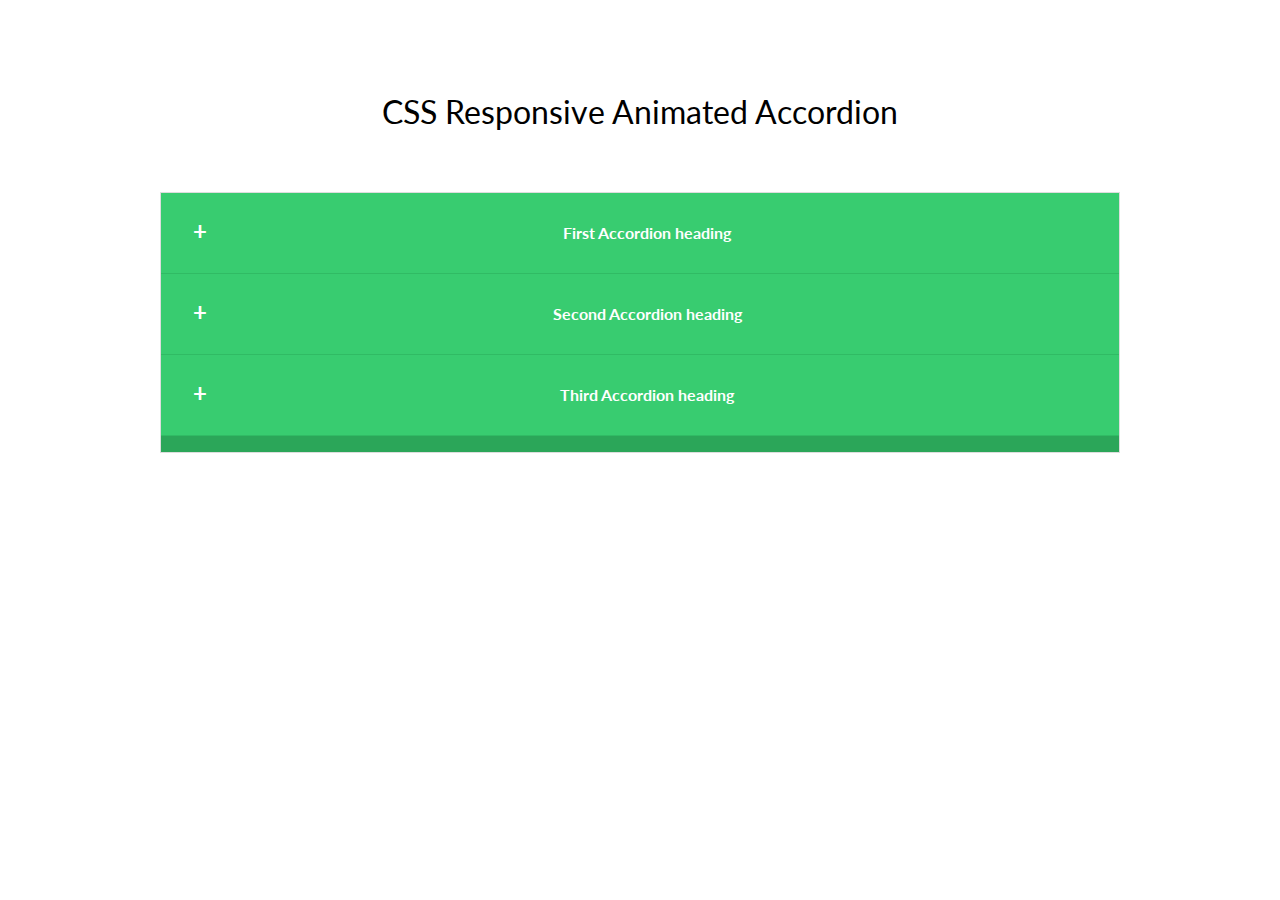
<file: accordian/index.html>
<!DOCTYPE html>
<html>

<head>

  <meta charset="UTF-8">

  <title>CodePen - CSS Responsive animated Accordion</title>

  <style>
html,body,div,span,applet,object,iframe,h1,h2,h3,h4,h5,h6,p,blockquote,pre,a,abbr,acronym,address,big,cite,code,del,dfn,em,img,ins,kbd,q,s,samp,small,strike,strong,sub,sup,tt,var,b,u,i,center,dl,dt,dd,ol,ul,li,fieldset,form,label,legend,table,caption,tbody,tfoot,thead,tr,th,td,article,aside,canvas,details,embed,figure,figcaption,footer,header,hgroup,menu,nav,output,ruby,section,summary,time,mark,audio,video{margin:0;padding:0;border:0;font-size:100%;font:inherit;vertical-align:baseline}article,aside,details,figcaption,figure,footer,header,hgroup,menu,nav,section{display:block}body{line-height:1}ol,ul{list-style:none}blockquote,q{quotes:none}blockquote:before,blockquote:after,q:before,q:after{content:'';content:none}table{border-collapse:collapse;border-spacing:0}

</style>

    <style>
@import url(http://fonts.googleapis.com/css?family=Lato:400,700);
* {
  -moz-box-sizing: border-box;
  -webkit-box-sizing: border-box;
  box-sizing: border-box;
}

body {
  font-family: 'Lato';
}

h1 {
  font-size: 2em;
  padding: 2em;
  text-align: center;
}

.accordion dl {
  border: 1px solid #ddd;
}
.accordion dl:after {
  content: "";
  display: block;
  height: 1em;
  width: 100%;
  background-color: #2ba659;
}
.accordion dt > a {
  text-align: center;
  font-weight: 700;
  padding: 2em;
  display: block;
  text-decoration: none;
  color: #fff;
  -webkit-transition: background-color 0.5s ease-in-out;
}
.accordion dd {
  background-color: #eee;
  font-size: 1em;
  line-height: 1.5em;
}
.accordion dd > p {
  padding: 1em 2em 1em 2em;
}

.accordion {
  position: relative;
  background-color: #eee;
}

.container {
  max-width: 960px;
  margin: 0 auto;
  padding: 2em 0 2em 0;
}

.accordionTitle {
  background-color: #38cc70;
  border-bottom: 1px solid #30bb64;
}
.accordionTitle:before {
  content: "+";
  font-size: 1.5em;
  line-height: 0.5em;
  float: left;
  -moz-transition: -moz-transform 0.3s ease-in-out;
  -o-transition: -o-transform 0.3s ease-in-out;
  -webkit-transition: -webkit-transform 0.3s ease-in-out;
  transition: transform 0.3s ease-in-out;
}
.accordionTitle:hover {
  background-color: #2ba659;
}

.accordionTitleActive {
  background-color: #2ba659;
}
.accordionTitleActive:before {
  -webkit-transform: rotate(-225deg);
  -moz-transform: rotate(-225deg);
  transform: rotate(-225deg);
}

.accordionItem {
  height: auto;
  overflow: hidden;
}
@media all {
  .accordionItem {
    max-height: 50em;
    -moz-transition: max-height 1s;
    -o-transition: max-height 1s;
    -webkit-transition: max-height 1s;
    transition: max-height 1s;
  }
}
@media screen and (min-width: 48em) {
  .accordionItem {
    max-height: 15em;
    -moz-transition: max-height 0.5s;
    -o-transition: max-height 0.5s;
    -webkit-transition: max-height 0.5s;
    transition: max-height 0.5s;
  }
}

.accordionItemCollapsed {
  max-height: 0;
}

.animateIn {
  -webkit-animation-name: accordionIn;
  -webkit-animation-duration: 0.65s;
  -webkit-animation-iteration-count: 1;
  -webkit-animation-direction: normal;
  -webkit-animation-timing-function: ease-in-out;
  -webkit-animation-fill-mode: both;
  -webkit-animation-delay: 0s;
  -moz-animation-name: normal;
  -moz-animation-duration: 0.65s;
  -moz-animation-iteration-count: 1;
  -moz-animation-direction: alternate;
  -moz-animation-timing-function: ease-in-out;
  -moz-animation-fill-mode: both;
  -moz-animation-delay: 0s;
  animation-name: accordionIn;
  animation-duration: 0.65s;
  animation-iteration-count: 1;
  animation-direction: normal;
  animation-timing-function: ease-in-out;
  animation-fill-mode: both;
  animation-delay: 0s;
}

.animateOut {
  -webkit-animation-name: accordionOut;
  -webkit-animation-duration: 0.75s;
  -webkit-animation-iteration-count: 1;
  -webkit-animation-direction: alternate;
  -webkit-animation-timing-function: ease-in-out;
  -webkit-animation-fill-mode: both;
  -webkit-animation-delay: 0s;
  -moz-animation-name: accordionOut;
  -moz-animation-duration: 0.75s;
  -moz-animation-iteration-count: 1;
  -moz-animation-direction: alternate;
  -moz-animation-timing-function: ease-in-out;
  -moz-animation-fill-mode: both;
  -moz-animation-delay: 0s;
  animation-name: accordionOut;
  animation-duration: 0.75s;
  animation-iteration-count: 1;
  animation-direction: alternate;
  animation-timing-function: ease-in-out;
  animation-fill-mode: both;
  animation-delay: 0s;
}

@-webkit-keyframes accordionIn {
  0% {
    opacity: 0;
    -webkit-transform: scale(0.8);
  }
  100% {
    opacity: 1;
    -webkit-transform: scale(1);
  }
}
@-moz-keyframes accordionIn {
  0% {
    opacity: 0;
    -moz-transform: scale(0.8);
  }
  100% {
    opacity: 1;
    -moz-transform: scale(1);
  }
}
@keyframes accordionIn {
  0% {
    opacity: 0;
    transform: scale(0.8);
  }
  100% {
    opacity: 1;
    transform: scale(1);
  }
}
@-webkit-keyframes accordionOut {
  0% {
    opacity: 1;
    -webkit-transform: scale(1);
  }
  100% {
    opacity: 0;
    -webkit-transform: scale(0.8);
  }
}
@-moz-keyframes accordionOut {
  0% {
    opacity: 1;
    -moz-transform: scale(1);
  }
  100% {
    opacity: 0;
    -moz-transform: scale(0.8);
  }
}
@keyframes accordionOut {
  0% {
    opacity: 1;
    transform: scale(1);
  }
  100% {
    opacity: 0;
    transform: scale(0.8);
  }
}

</style>

    <script src="js/prefixfree.min.js"></script>

</head>

<body>

  <div class="container">
          <h1>CSS Responsive Animated Accordion</h1>
          <div class="accordion">
            <dl>
              <dt><a class="accordionTitle" href="#">First Accordion heading</a></dt>
              <dd class="accordionItem accordionItemCollapsed">
                <p>Lorem ipsum dolor sit amet, consectetur adipiscing elit. Morbi eu interdum diam. Donec interdum porttitor risus non bibendum. Maecenas sollicitudin eros in quam imperdiet placerat. Cras justo purus, rhoncus nec lobortis ut, iaculis vel ipsum. Donec dignissim arcu nec elit faucibus condimentum. Donec facilisis consectetur enim sit amet varius. Pellentesque justo dui, sodales quis luctus a, iaculis eget mauris. </p>
                <p>Aliquam dapibus, ante quis fringilla feugiat, mauris risus condimentum massa, at elementum libero quam ac ligula. Pellentesque at rhoncus dolor. Duis porttitor nibh ut lobortis aliquam. Nullam eu dolor venenatis mauris placerat tristique eget id dolor. Quisque blandit adipiscing erat vitae dapibus. Nulla aliquam magna nec elementum tincidunt.</p>
              </dd>
              <dt><a href="#" class="accordionTitle">Second Accordion heading</a></dt>
              <dd class="accordionItem accordionItemCollapsed">
                <p>Lorem ipsum dolor sit amet, consectetur adipiscing elit. Morbi eu interdum diam. Donec interdum porttitor risus non bibendum. Maecenas sollicitudin eros in quam imperdiet placerat. Cras justo purus, rhoncus nec lobortis ut, iaculis vel ipsum. Donec dignissim arcu nec elit faucibus condimentum. Donec facilisis consectetur enim sit amet varius. Pellentesque justo dui, sodales quis luctus a, iaculis eget mauris. </p>
                <p>Aliquam dapibus, ante quis fringilla feugiat, mauris risus condimentum massa, at elementum libero quam ac ligula. Pellentesque at rhoncus dolor. Duis porttitor nibh ut lobortis aliquam. Nullam eu dolor venenatis mauris placerat tristique eget id dolor. Quisque blandit adipiscing erat vitae dapibus. Nulla aliquam magna nec elementum tincidunt.</p>
              </dd>
              <dt><a href="#" class="accordionTitle">Third Accordion heading</a></dt>
              <dd class="accordionItem accordionItemCollapsed">
                <p>Lorem ipsum dolor sit amet, consectetur adipiscing elit. Morbi eu interdum diam. Donec interdum porttitor risus non bibendum. Maecenas sollicitudin eros in quam imperdiet placerat. Cras justo purus, rhoncus nec lobortis ut, iaculis vel ipsum. Donec dignissim arcu nec elit faucibus condimentum. Donec facilisis consectetur enim sit amet varius. Pellentesque justo dui, sodales quis luctus a, iaculis eget mauris. </p>
                <p>Aliquam dapibus, ante quis fringilla feugiat, mauris risus condimentum massa, at elementum libero quam ac ligula. Pellentesque at rhoncus dolor. Duis porttitor nibh ut lobortis aliquam. Nullam eu dolor venenatis mauris placerat tristique eget id dolor. Quisque blandit adipiscing erat vitae dapibus. Nulla aliquam magna nec elementum tincidunt.</p>
              </dd>
            </dl>
          </div>
        </div>

  <script src="js/index.js"></script>

</body>

</html>
</file>
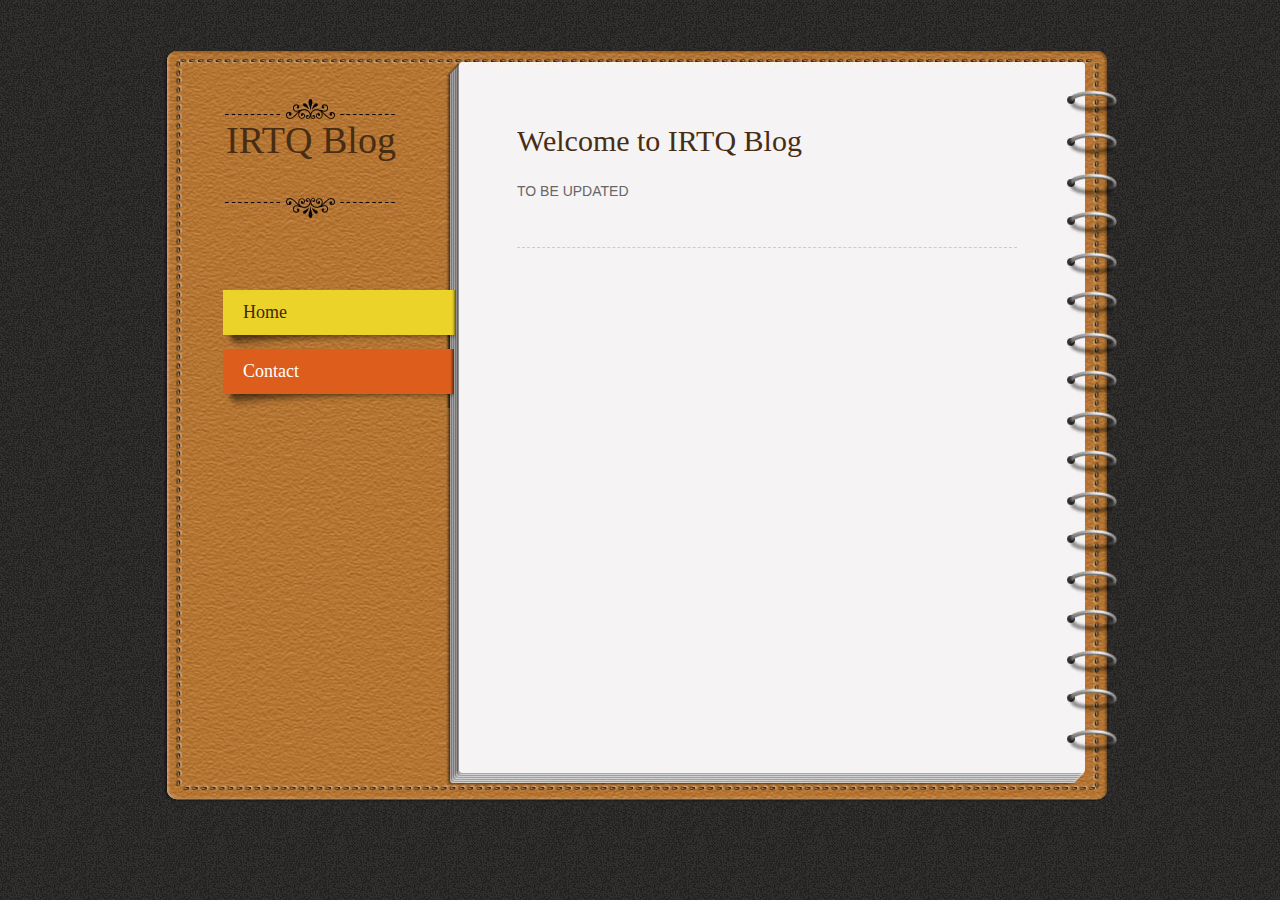
<file: blog/index.html>
<!DOCTYPE html PUBLIC "-//W3C//DTD XHTML 1.0 Transitional//EN" "http://www.w3.org/TR/xhtml1/DTD/xhtml1-transitional.dtd">
<html xmlns="http://www.w3.org/1999/xhtml">
<head>
<meta http-equiv="Content-Type" content="text/html; charset=utf-8" />
<!-- 
	Template 2018 Notebook
    http://www.tooplate.com/view/2018-notebook
-->
<title>IRTQ BLOG</title>
<meta name="keywords" content="" />
<meta name="description" content="" />
<link href="tooplate_style.css" rel="stylesheet" type="text/css" />

<link rel="stylesheet" href="css/coda-slider.css" type="text/css" charset="utf-8" />

<script src="js/jquery-1.2.6.js" type="text/javascript"></script>
<script src="js/jquery.scrollTo-1.3.3.js" type="text/javascript"></script>
<script src="js/jquery.localscroll-1.2.5.js" type="text/javascript" charset="utf-8"></script>
<script src="js/jquery.serialScroll-1.2.1.js" type="text/javascript" charset="utf-8"></script>
<script src="js/coda-slider.js" type="text/javascript" charset="utf-8"></script>
<script src="js/jquery.easing.1.3.js" type="text/javascript" charset="utf-8"></script>

</head>
<body>
	
<div id="slider">
	<div id="tooplate_wrapper">
        <div id="tooplate_sidebar">
		
            <div id="header">
                <h1> IRTQ Blog </h1>
               
<!--                <h1><a href="#"><img src="images/tooplate_logo.png" title="Notebook Template - tooplate.com" alt="Notebook free html template" /></a></h1>-->
            </div>    
			
            <div id="menu">
                <ul class="navigation">
                    <li><a href="#home" class="selected menu_03">Home</a></li>
<!--
                    <li><a href="#aboutus" class="menu_02">About Us</a></li>
                    <li><a href="#services" class="menu_03">Services</a></li>
                    <li><a href="#gallery" class="menu_04">Gallery</a></li>
-->
                    <li><a href="#contactus" class="menu_04">Contact</a></li>
                </ul>
            </div>
		</div> <!-- end of sidebar -->  
    
        <div id="content">
          <div class="scroll">
            <div class="scrollContainer">
              <div class="panel" id="home">
                <div class="content_section">
                  <h2>Welcome to IRTQ Blog</h2>
                    <p> TO BE UPDATED </p>
<!--
                  <img src="images/tooplate_image_01.jpg" alt="Image 01" class="image_wrapper image_fl" />
                  <p><em>Nullam at erat ipsum, quis tincidunt mauris. Nunc sit amet sapien eget eros iaculis hendrerit quis a enim. Vestibulum at leo ante, vel auctor velit.</em></p>
                  <p>Notebook is designed by <a rel="nofollow" href="http://www.tooplate.com">Free HTML Templates</a>. Credits go to <a rel="nofollow" href="http://www.photovaco.com">Free Photos</a> for photos, <a rel="nofollow" href="http://jwloh.deviantart.com/art/Aquaticus-Social-91014249">jwloh</a> for Aquaticus social icons, and <a rel="nofollow" href="http://www.icojoy.com">icojoy.com</a> for icons used in this template. Morbi rutrum euismod elit, nec adipiscing ante sodales sed. Cras accumsan congue turpis a luctus.</p>
-->
                </div>
<!--
                <div class="content_section last_section">
                  <h2>Our Services</h2>
                  <ul class="service_list">
                    <li><a href="#" class="service_one">Maecenas suscipit vulputate dui vel adipiscing</a></li>
                    <li><a href="#" class="service_two">Pellentesque habitant morbi tristique senectus</a></li>
                    <li><a href="#" class="service_three">Duis at sapien ut sapien commodo molestie</a></li>
                    <li><a href="#" class="service_four">Nam porttitor quam eu ante aliquam eu</a></li>
                    <li><a href="#" class="service_five">Maecenas posuere fringilla ipsum ut pretium</a></li>
                  </ul>
                </div>
-->
              </div> <!-- end of home -->
			  
              <div class="panel" id="aboutus">
                <div class="content_section">
                  <h1>About Us</h1>
                  <img src="images/tooplate_image_02.jpg" alt="Image 02" class="image_wrapper image_fl" />
                  <p><em>Lorem ipsum dolor sit amet, consectetur adipiscing elit. Suspendisse in lectus turpis. Vivamus cursus tortor quis leo ullamcorper auctor quis tincidunt metus.</em></p>
                  <p>Vestibulum vitae lectus a leo commodo egestas. Sed et ligula mauris. Donec interdum iaculis eros, sed porttitor justo ornare ac. Suspendisse ultrices arcu auctor <a href="#">sapien malesuada</a> dictum. Vivamus non ante sit amet ligula dignissim blandit ut sit amet purus. Sed tristique euismod lectus sed scelerisque. Curabitur convallis fringilla ante, eget eleifend magna iaculis eget. Praesent at nunc tellus. Sed sed auctor odio. Maecenas ut <a href="#">mauris eu ligula</a> placerat tempor vel ac augue. Integer fermentum, ante eget sodales lacinia, nisl diam semper elit, non hendrerit nunc urna vitae erat. Fusce ac ante vulputate nunc cursus ullamcorper. Validate <a href="http://validator.w3.org/check?uri=referer" rel="nofollow"><strong> XHTML</strong></a> and <a href="http://jigsaw.w3.org/css-validator/check/referer" rel="nofollow"><strong>CSS</strong></a>.</p>
                </div>
				
                <div class="content_section last_section">
                  <h2>Testimonial</h2>
                  <blockquote>
                    <p>Fusce nec felis id lacus sollicitudin vulputate. Proin tincidunt, arcu id pellentesque accumsan, neque dolor imperdiet ligula, quis viverra tellus nulla a odio. Curabitur vitae enim risus, at placerat turpis. Mauris feugiat suscipit tempus fringilla, felis in velit. Aliquam a leo nec massa pharetra pulvinar.</p>
                    <cite>Thomas - <span>Designer</span></cite> </blockquote>
                </div>
              </div> <!-- end of aboutus -->
			  
              <div class="panel" id="services">
                <h1>Service Overview</h1>
                <p><em>Nam at arcu libero, ut venenatis elit. Nulla eget risus turpis, non aliquet dui. Vivamus augue felis, ultricies elementum convallis non, ornare vitae urna. Morbi et nisi eros, ut venenatis ipsum. </em></p>
                <img src="images/tooplate_image_02.jpg" alt="Image" class="image_wrapper image_fr" />
                <p>Sed eu libero quis neque laoreet cursus. Fusce elit metus, elementum nec consequat a, interdum vitae est. Aliquam sit amet odio vitae dui blandit elementum. Ut eu dolor nunc. Nam in nunc sed mi adipiscing lacinia suscipit eget tortor. Vivamus lacinia lectus in velit aliquet ac placerat magna euismod. In hac habitasse platea dictumst. Integer eget nibh eu libero cursus ultricies neque dolor imperdiet ligula, quis viverra tellus nulla a odio. Curabitur vitae enim risus, at placerat turpis. Mauris feugiat suscipit tempus fringilla, felis in velit. Phasellus quis volutpat dui.</p>
				
                <div class="cleaner_h20"></div>
				
                <ul class="service_list">
                  <li><a href="#" class="service_one">Maecenas suscipit vulputate dui vel adipiscing</a></li>
                  <li><a href="#" class="service_two">Pellentesque habitant morbi tristique senectus</a></li>
                  <li><a href="#" class="service_three">Duis at sapien ut sapien commodo molestie</a></li>
                  <li><a href="#" class="service_four">Nam porttitor quam eu ante aliquam eu</a></li>
                  <li><a href="#" class="service_five">Maecenas posuere fringilla ipsum ut pretium</a></li>
                </ul>
              </div> <!-- end of services -->
			  
              <div class="panel" id="gallery">
                <h1>Our Galleries</h1>
                <div id="gallery_container">
                  <div class="gallery_box float_l">
                    <h4>Project One</h4>
                    <a href="#"><img src="images/gallery/image_01.jpg" alt="Project 1" /></a> </div>
                  <div class="gallery_box float_r">
                    <h4>Project Two</h4>
                    <a href="#"><img src="images/gallery/image_02.jpg" alt="Project 2" /></a> </div>
                  <div class="gallery_box float_l">
                    <h4>Project Three</h4>
                    <a href="#"><img src="images/gallery/image_03.jpg" alt="Project 3" /></a> </div>
                  <div class="gallery_box float_r">
                    <h4>Project Four</h4>
                    <a href="#"><img src="images/gallery/image_04.jpg" alt="Project 4" /></a> </div>
                  <div class="gallery_box float_l">
                    <h4>Project Five</h4>
                    <a href="#"><img src="images/gallery/image_05.jpg" alt="Project 5" /></a> </div>
                  <div class="gallery_box float_r">
                    <h4>Project Six</h4>
                    <a href="#"><img src="images/gallery/image_06.jpg" alt="Project 6" /></a> </div>
                  <div class="cleaner"></div>
                </div>
              </div>
			  
              <div class="panel" id="contactus">
                <h1>Contact Information</h1>
                <p>Under Construction!</p>
                <div class="cleaner_h10"></div>
				
<!--
                <div class="col_380 float_l">
                  <div id="contact_form">
                    <form method="post" name="contact" action="#">
                      <label for="author">Name:</label>
                      <input type="text" maxlength="40" id="author" class="input_field" name="author" />
                      <div class="cleaner_h10"></div>
                      <label for="email">Email:</label>
                      <input type="text" maxlength="40" id="email" class="input_field" name="email" />
                      <div class="cleaner_h10"></div>
                      <label for="subject">Subject:</label>
                      <input type="text" maxlength="40" id="subject" class="input_field" name="subject" />
                      <div class="cleaner_h10"></div>
                      <label for="text">Message:</label>
                      <textarea id="text" name="text" rows="0" cols="0" class="required"></textarea>
                      <div class="cleaner_h10"></div>
                      <input type="submit" value="Send" id="submit" name="submit" class="submit_btn float_l" />
                      <input type="reset" value="Reset" id="reset" name="reset" class="submit_btn float_r" />
                    </form>
                  </div>
                </div>
-->
				
                <div class="col_380 float_r"> </div>
              </div>
            </div>
          </div><!-- end of scroll -->
		</div>
    </div> <!-- end of content -->
</div>

<!--
<div id="footer">
    
	<div id="social_box">
		<a href="#"><img src="images/facebook.png" alt="facebook" /></a>
        <a href="#"><img src="images/flickr.png" alt="flickr" /></a>
        <a href="#"><img src="images/myspace.png" alt="myspace" /></a>
        <a href="#"><img src="images/twitter.png" alt="twitter" /></a>
        <a href="#"><img src="images/youtube.png" alt="youtube" /></a>
    </div>
    
    <div id="footer_left">
		
		Copyright © 2015 <a href="#">Asterix</a><br />
		Designed by <a href="http://www.tooplate.com">Free HTML Templates</a><br />
       
    </div>
	
-->
    <div class="cleaner"></div>
</div>
<!--   Free Website Template by t o o p l a t e . c o m   -->
</body>
</html>
</file>
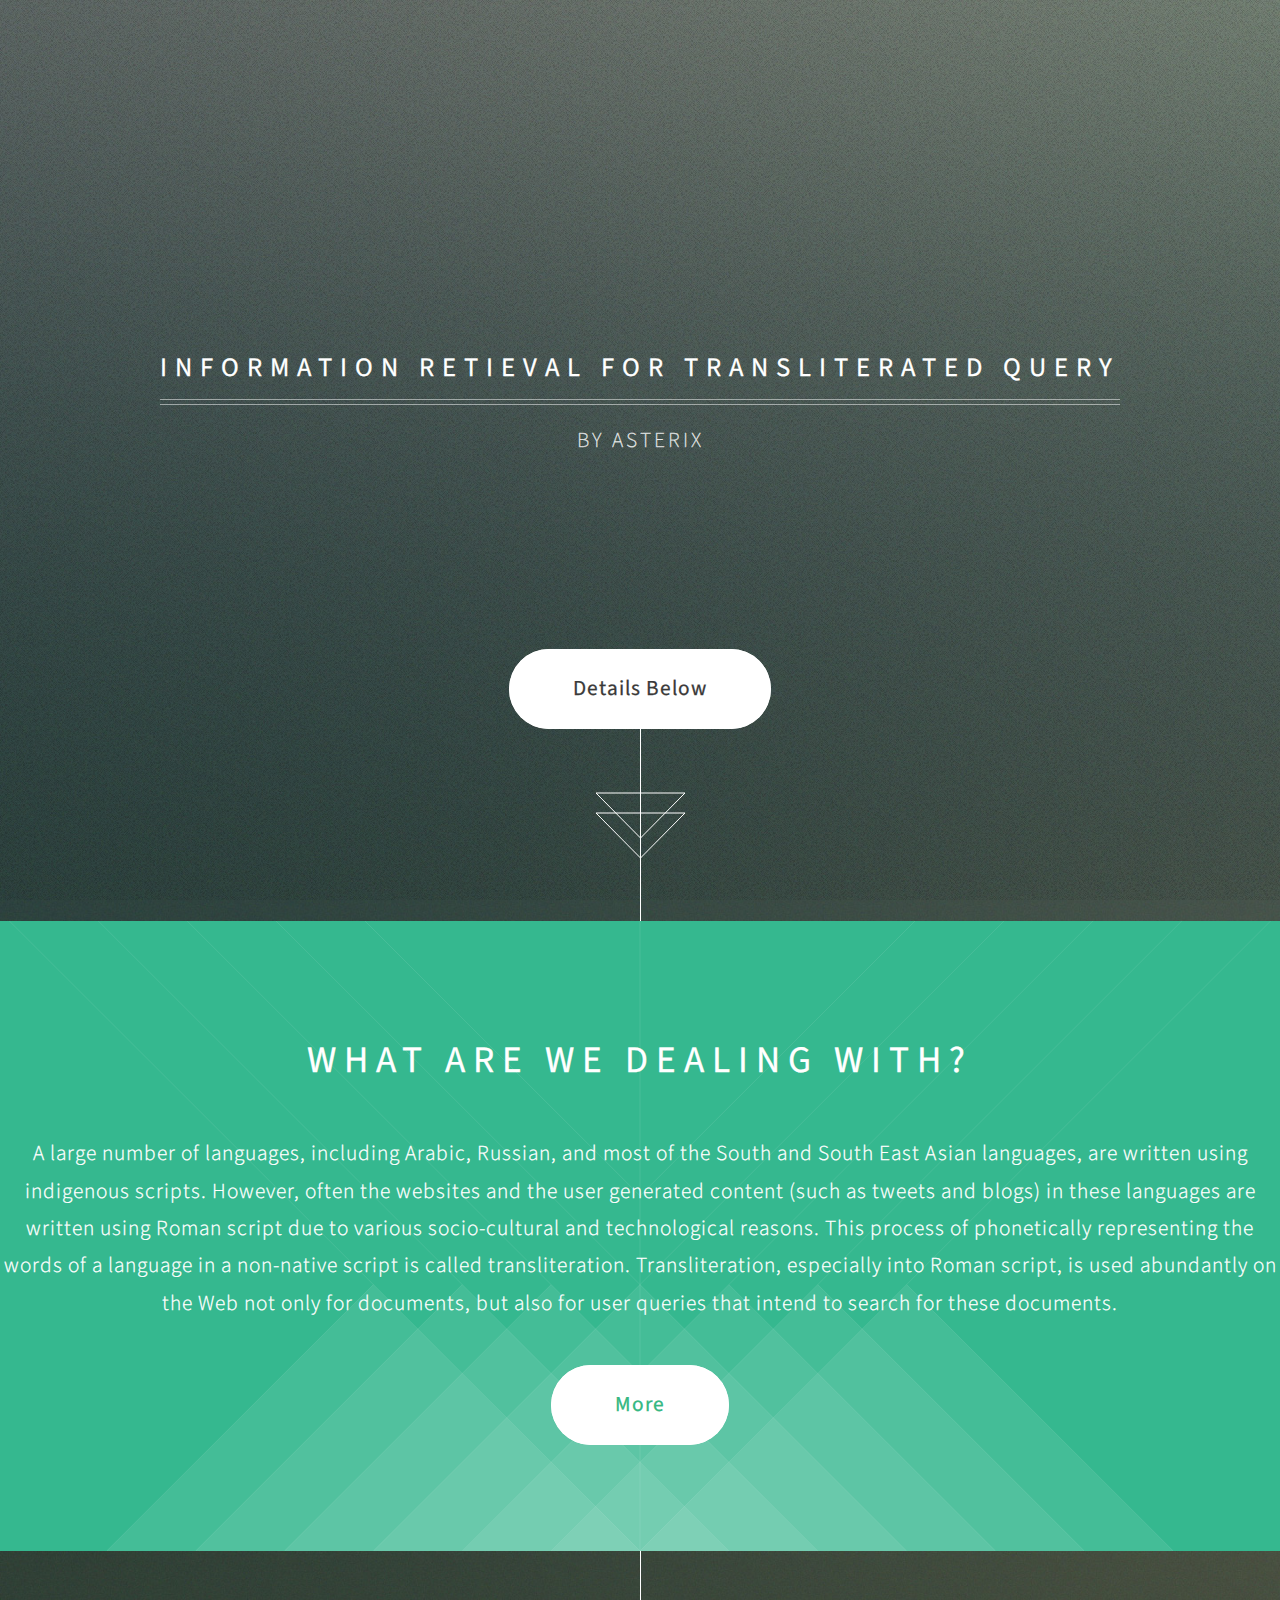
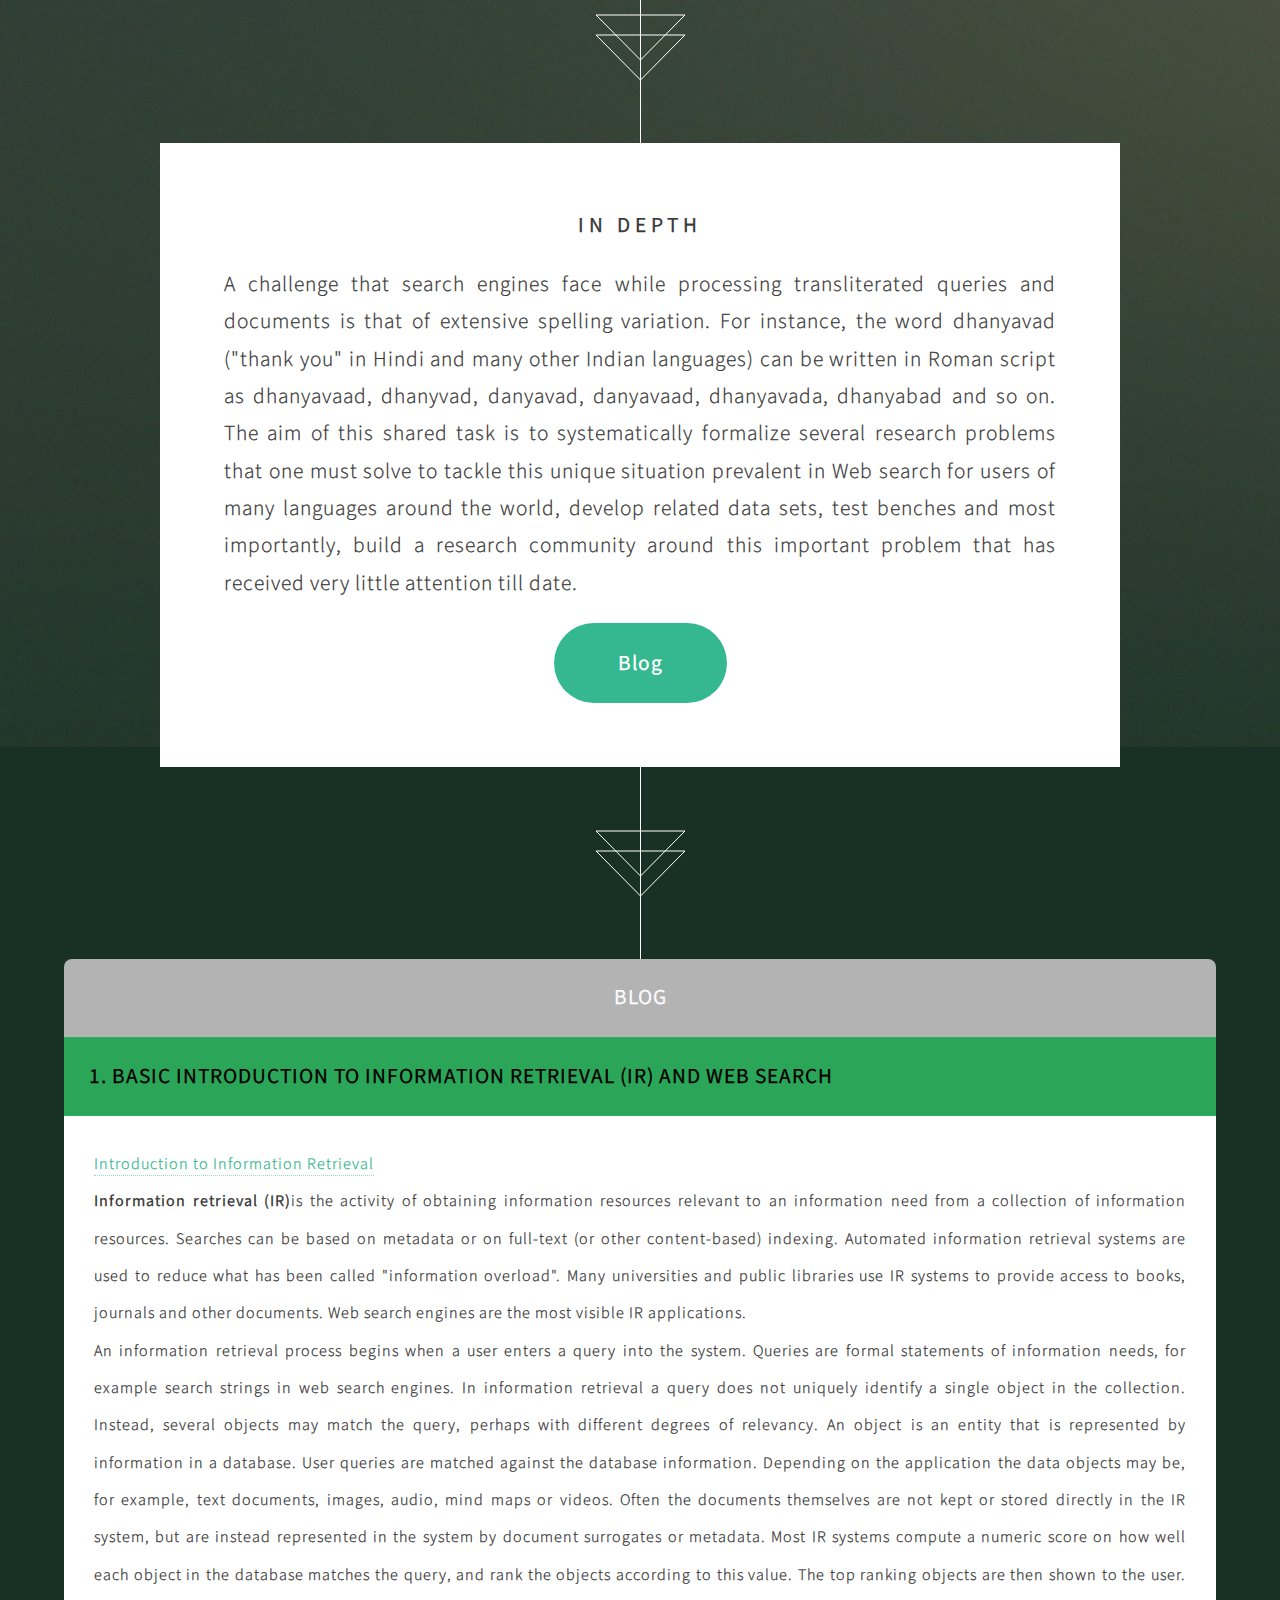
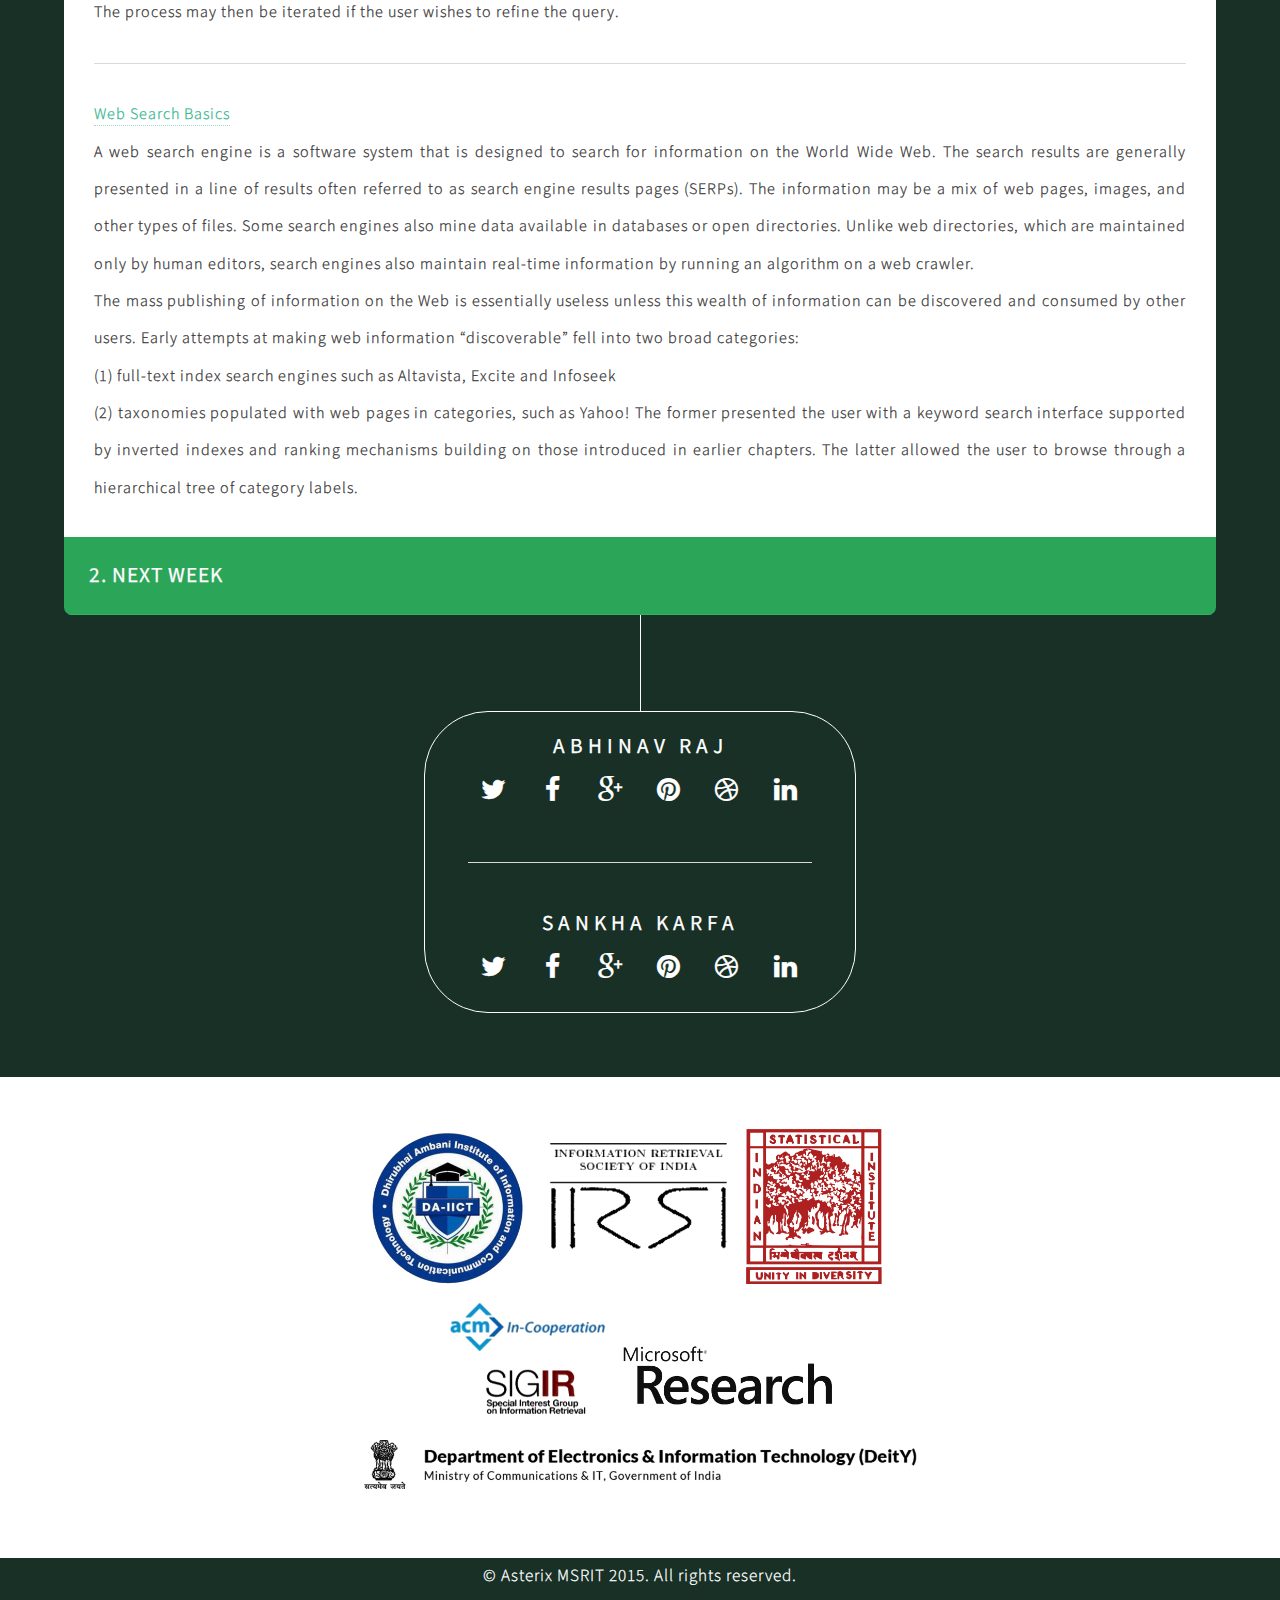
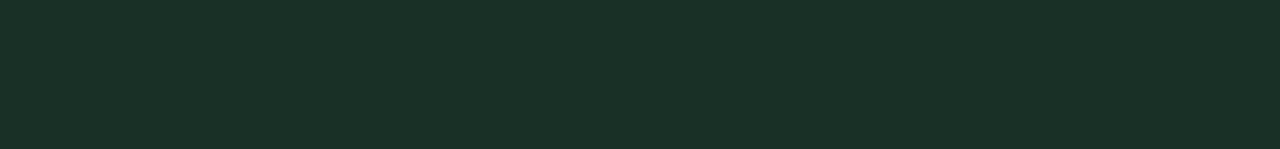
<file: Old/index.html>
<!DOCTYPE HTML>
<!--

Asterix


	Overflow by HTML5 UP
	html5up.net | @n33co
	Free for personal and commercial use under the CCA 3.0 license (html5up.net/license)
-->
<html>
	<head>
		<title>IRTQ by Asterix</title>
		<meta http-equiv="content-type" content="text/html; charset=utf-8" />
		<meta name="description" content="Information Retieval For Transliterated Query" />
		<meta name="keywords" content="Information Retieval For Transliterated Query MSRIT 2015" />
		<!--[if lte IE 8]><script src="css/ie/html5shiv.js"></script><![endif]-->
		<script src="js/jquery.min.js"></script>
		<script src="js/jquery.scrolly.min.js"></script>
		<script src="js/jquery.poptrox.min.js"></script>
		<script src="js/skel.min.js"></script>
        <script src="js/prefixfree.min.js"></script>
		<script src="js/init.js"></script>
<!--        -->
        <style>
            
            
            body
            {
             
                text-align: justify;
            }
           
        	#footer2
	{
		position: relative;
		color: #fff;
		text-shadow: 0 0 0.5px rgba(255,255,255,0.25);
		text-align: center;
		background:  url('css/images/poptrox-nav.svg') bottom center no-repeat;
		padding: 5em 0 5em 0;
		margin: 0;
		background-size: auto;
        
	}

		#footer2:after
		{
			content: '';
			display: block;
			position: absolute;
			top: -4.5em;
			left: 50%;
			height: 4.5em;
			border-left: solid 1px #fff;
		}

		#footer2 a
		{
			color: #fff;
			text-shadow: 0 0 0.5px rgba(255,255,255,0.25);
			border-bottom-color: rgba(255,255,255,0.5);
		}	
		
			#footer2 a:hover
			{
				color: #35b88f;
				text-shadow: 0 0 0.5px rgba(69,200,159,0.25);
				border-bottom-color: rgba(53,184,143,0.5);
			}
		
		#footer2 .icons
		{
			padding: 0.75em 2em 0.75em 2em;
			border-radius: 3em;
			border: solid 1px #fff;
			display: inline-block;
			margin: 0 0 3em 0;
		}
		
		#footer2 .copyright
		{
			margin: 0 0 9em 0;
			font-size: 0.8em;
		}
		
            
             
/*
.accordion dl {
  border: 1px solid #ddd;
}
.accordion dl:after {
  content: "";
  display: block;
  height: 1em;
  width: 100%;
  background-color: #2ba659;
}
.accordion dt > a {
  text-align: center;
  font-weight: 700;
  padding: 2em;
  display: block;
  text-decoration: none;
  color: #fff;
  -webkit-transition: background-color 0.5s ease-in-out;
}
.accordion dd {
  background-color: #eee;
  font-size: 0.75em;
  line-height: 1.5em;
}
.accordion dd > p {
  padding: 1em 2em 1em 2em;
}

.accordion {
  position: relative;
  background-color: #eee;
}

.container1 {
  max-width: 960px;
  margin: 0 auto;
  padding: 2em 0 2em 0;
}

.accordionTitle {
  background-color: #38cc70;
  border-bottom: 1px solid #30bb64;
}
.accordionTitle:before {
  content: "+";
  font-size: 1.5em;
  line-height: 0.5em;
  float: left;
  -moz-transition: -moz-transform 0.3s ease-in-out;
  -o-transition: -o-transform 0.3s ease-in-out;
  -webkit-transition: -webkit-transform 0.3s ease-in-out;
  transition: transform 0.3s ease-in-out;
}
.accordionTitle:hover {
  background-color: #2ba659;
}

.accordionTitleActive {
  background-color: #2ba659;
}
.accordionTitleActive:before {
  -webkit-transform: rotate(-225deg);
  -moz-transform: rotate(-225deg);
  transform: rotate(-225deg);
}

.accordionItem {
  height: auto;
  overflow: hidden;
}
@media all {
  .accordionItem {
    max-height: 50em;
    -moz-transition: max-height 1s;
    -o-transition: max-height 1s;
    -webkit-transition: max-height 1s;
    transition: max-height 1s;
  }
}
@media screen and (min-width: 48em) {
  .accordionItem {
    max-height: 15em;
    -moz-transition: max-height 0.5s;
    -o-transition: max-height 0.5s;
    -webkit-transition: max-height 0.5s;
    transition: max-height 0.5s;
  }
}

.accordionItemCollapsed {
  max-height: 0;
}

.animateIn {
  -webkit-animation-name: accordionIn;
  -webkit-animation-duration: 0.65s;
  -webkit-animation-iteration-count: 1;
  -webkit-animation-direction: normal;
  -webkit-animation-timing-function: ease-in-out;
  -webkit-animation-fill-mode: both;
  -webkit-animation-delay: 0s;
  -moz-animation-name: normal;
  -moz-animation-duration: 0.65s;
  -moz-animation-iteration-count: 1;
  -moz-animation-direction: alternate;
  -moz-animation-timing-function: ease-in-out;
  -moz-animation-fill-mode: both;
  -moz-animation-delay: 0s;
  animation-name: accordionIn;
  animation-duration: 0.65s;
  animation-iteration-count: 1;
  animation-direction: normal;
  animation-timing-function: ease-in-out;
  animation-fill-mode: both;
  animation-delay: 0s;
}

.animateOut {
  -webkit-animation-name: accordionOut;
  -webkit-animation-duration: 0.75s;
  -webkit-animation-iteration-count: 1;
  -webkit-animation-direction: alternate;
  -webkit-animation-timing-function: ease-in-out;
  -webkit-animation-fill-mode: both;
  -webkit-animation-delay: 0s;
  -moz-animation-name: accordionOut;
  -moz-animation-duration: 0.75s;
  -moz-animation-iteration-count: 1;
  -moz-animation-direction: alternate;
  -moz-animation-timing-function: ease-in-out;
  -moz-animation-fill-mode: both;
  -moz-animation-delay: 0s;
  animation-name: accordionOut;
  animation-duration: 0.75s;
  animation-iteration-count: 1;
  animation-direction: alternate;
  animation-timing-function: ease-in-out;
  animation-fill-mode: both;
  animation-delay: 0s;
}

@-webkit-keyframes accordionIn {
  0% {
    opacity: 0;
    -webkit-transform: scale(0.8);
  }
  100% {
    opacity: 1;
    -webkit-transform: scale(1);
  }
}
@-moz-keyframes accordionIn {
  0% {
    opacity: 0;
    -moz-transform: scale(0.8);
  }
  100% {
    opacity: 1;
    -moz-transform: scale(1);
  }
}
@keyframes accordionIn {
  0% {
    opacity: 0;
    transform: scale(0.8);
  }
  100% {
    opacity: 1;
    transform: scale(1);
  }
}
@-webkit-keyframes accordionOut {
  0% {
    opacity: 1;
    -webkit-transform: scale(1);
  }
  100% {
    opacity: 0;
    -webkit-transform: scale(0.8);
  }
}
@-moz-keyframes accordionOut {
  0% {
    opacity: 1;
    -moz-transform: scale(1);
  }
  100% {
    opacity: 0;
    -moz-transform: scale(0.8);
  }
}
@keyframes accordionOut {
  0% {
    opacity: 1;
    transform: scale(1);
  }
  100% {
    opacity: 0;
    transform: scale(0.8);
  }
}
    
*/
            

  
.acc-container {
  width:90%;
  margin:30px auto 0 auto;
  -webkit-border-radius:8px;
  -moz-border-radius:8px;
  -o-border-radius:8px;
  border-radius:8px;
  overflow:hidden;
    
}

.acc-btn { 
  width:100%;
  margin:0 auto;
  padding:20px 25px;
  cursor:pointer;
  color:#FFFFFF;
  background:#2ba659;
  border-bottom:1px solid #2ab660;
}

.acc-content {
  height:0px;
  width:100%;
  margin:0 auto;
  overflow:hidden;
  background:#FFF;
}

.acc-content-inner {
  padding:30px;
    font-size: 0.75em;
    text-align: justify;
}

.open {
  height: auto;
}
            
.selected {
  color:#000;
}
.heading{
    width:100%;
  margin:0 auto;
  padding:20px 25px;
  color:#FFFFFF;
  background:#b3b3b3;
  border-bottom:1px solid #2ab660;
}

</style>


    

		<noscript>
			<link rel="stylesheet" href="css/skel.css" />
			<link rel="stylesheet" href="css/style.css" />
		</noscript>
		<!--[if lte IE 8]><link rel="stylesheet" href="css/ie/v8.css" /><![endif]-->
	</head>
	<body>

		<!-- Header -->
			<section id="header">
				<header>
					<h2>Information Retieval For Transliterated Query</h2>
					<p>By Asterix</p>
				</header>
				<footer>
					<a href="#banner" class="button style2 scrolly-middle">Details Below</a>
				</footer>
			</section>

		<!-- Banner -->
			<section id="banner">
				<header>
					<h2>What Are we Dealing with?</h2>
				</header>
				<p>A large number of languages, including Arabic, Russian, and most of the South and South East Asian languages, are written using indigenous scripts. However, often the websites and the user generated content (such as tweets and blogs) in these languages are written using Roman script due to various socio-cultural and technological reasons. This process of phonetically representing the words of a language in a non-native script is called transliteration. Transliteration, especially into Roman script, is used abundantly on the Web not only for documents, but also for user queries that intend to search for these documents.</p>
				<footer>
					<a href="#just" class="button style2 scrolly">More</a>
				</footer>
			</section>

		<!-- Feature 1 -->
			<article  class="container box style1 right">
<!--
				<a href="#" class="image fit"><img src="images/pic01.jpg" alt="" /></a>
				<div class="inner">
-->
					<header>
                    
						<center><h3 id="just" >In Depth</h3>
					</header>
					<p>A challenge that search engines face while processing transliterated queries and documents is that of extensive spelling variation. For instance, the word dhanyavad ("thank you" in Hindi and many other Indian languages) can be written in Roman script as dhanyavaad, dhanyvad, danyavad, danyavaad, dhanyavada, dhanyabad and so on. The aim of this shared task is to systematically formalize several research problems that one must solve to tackle this unique situation prevalent in Web search for users of many languages around the world, develop related data sets, test benches and most importantly, build a research community around this important problem that has received very little attention till date.</p>  </center>
                        <footer>
					<center> <a href="#blog" class="button style1 scrolly-middle">Blog</a> </center>
				</footer>
                           

			</article>
		<!-- Feature 2 -->
<!--
			<article class="container box style1 left">
				<center>
                <h1>
                     Blog
                </h1>
                <p> To Be Updated </p>
                    </center>
                
			</article>
-->
<!--            <div class="box" id="blog">-->
<!--                <iframe src="/blog" width="100%" height="900" ></iframe>-->
                
                 <!----- Blog Accordian ---->
        <div class="box" >
            
          <div class="acc-container" id="blog">
   <h1 class="heading"><center>Blog</center></h1>         
              <div class="acc-btn"><h1 class="selected" id="1">1. Basic introduction to Information Retrieval (IR) and Web Search</h1></div>
<div class="acc-content open">
  <div class="acc-content-inner">
      <a href="http://nlp.stanford.edu/IR-book/html/htmledition/irbook.html">Introduction to Information Retrieval</a>
    <p><strong>Information retrieval (IR)</strong>is the activity of obtaining information resources relevant to an information need from a collection of information resources. Searches can be based on metadata or on full-text (or other content-based) indexing.

Automated information retrieval systems are used to reduce what has been called "information overload". Many universities and public libraries use IR systems to provide access to books, journals and other documents. Web search engines are the most visible IR applications.<br>
      
        An information retrieval process begins when a user enters a query into the system. Queries are formal statements of information needs, for example search strings in web search engines. In information retrieval a query does not uniquely identify a single object in the collection. Instead, several objects may match the query, perhaps with different degrees of relevancy.

An object is an entity that is represented by information in a database. User queries are matched against the database information. Depending on the application the data objects may be, for example, text documents, images, audio, mind maps or videos. Often the documents themselves are not kept or stored directly in the IR system, but are instead represented in the system by document surrogates or metadata.

Most IR systems compute a numeric score on how well each object in the database matches the query, and rank the objects according to this value. The top ranking objects are then shown to the user. The process may then be iterated if the user wishes to refine the query.
      </p>
      <hr>
        <a href="http://nlp.stanford.edu/IR-book/pdf/19web.pdf"> Web Search Basics</a>
      <p>
        A web search engine is a software system that is designed to search for information on the World Wide Web. The search results are generally presented in a line of results often referred to as search engine results pages (SERPs). The information may be a mix of web pages, images, and other types of files. Some search engines also mine data available in databases or open directories. Unlike web directories, which are maintained only by human editors, search engines also maintain real-time information by running an algorithm on a web crawler.
         <br> 
          The mass publishing of information on the Web is essentially useless unless
this wealth of information can be discovered and consumed by other
users. Early attempts at making web information “discoverable” fell into two
broad categories: <br>(1) full-text index search engines such as Altavista, Excite
and Infoseek  <br>(2) taxonomies populated with web pages in categories,
such as Yahoo! The former presented the user with a keyword search interface
supported by inverted indexes and ranking mechanisms building on
those introduced in earlier chapters. The latter allowed the user to browse
through a hierarchical tree of category labels.  
    
      </p>
     
      
  </div>
</div>
              
              <div class="acc-btn"><h1 id="2"> 2. Next Week</h1></div>
<div class="acc-content">
  <div class="acc-content-inner">
      <p>
          Working Updates!
          
          
      </p>
    </div>
              </div>
              


</div>

        </div>
        
        
        
       
        
        
<!--
		 Portfolio 
			<article class="container box style2">
				<header>
					<h2>Magnis parturient</h2>
					<p>Justo phasellus et aenean dignissim<br />
					placerat cubilia purus lectus.</p>
				</header>
				<div class="inner gallery">
					<div class="row 0%">
						<div class="3u"><a href="images/fulls/01.jpg" class="image fit"><img src="images/thumbs/01.jpg" alt="" title="Ad infinitum" /></a></div>
						<div class="3u"><a href="images/fulls/02.jpg" class="image fit"><img src="images/thumbs/02.jpg" alt="" title="Dressed in Clarity" /></a></div>
						<div class="3u"><a href="images/fulls/03.jpg" class="image fit"><img src="images/thumbs/03.jpg" alt="" title="Raven" /></a></div>
						<div class="3u"><a href="images/fulls/04.jpg" class="image fit"><img src="images/thumbs/04.jpg" alt="" title="I'll have a cup of Disneyland, please" /></a></div>
					</div>
					<div class="row 0%">
						<div class="3u"><a href="images/fulls/05.jpg" class="image fit"><img src="images/thumbs/05.jpg" alt="" title="Cherish" /></a></div>
						<div class="3u"><a href="images/fulls/06.jpg" class="image fit"><img src="images/thumbs/06.jpg" alt="" title="Different." /></a></div>
						<div class="3u"><a href="images/fulls/07.jpg" class="image fit"><img src="images/thumbs/07.jpg" alt="" title="History was made here" /></a></div>
						<div class="3u"><a href="images/fulls/08.jpg" class="image fit"><img src="images/thumbs/08.jpg" alt="" title="People come and go and walk away" /></a></div>
					</div>
				</div>
			</article>

		 Contact 
			<article class="container box style3">
				<header>
					<h2>Nisl sed ultricies</h2>
					<p>Diam dignissim lectus eu ornare volutpat orci.</p>
				</header>
				<form method="post" action="#">
					<div class="row 50%">
						<div class="6u"><input type="text" class="text" name="name" placeholder="Name" /></div>
						<div class="6u"><input type="text" class="text" name="email" placeholder="Email" /></div>
					</div>
					<div class="row 50%">
						<div class="12u">
							<textarea name="message" placeholder="Message"></textarea>
						</div>
					</div>
					<div class="row">
						<div class="12u">
							<ul class="actions">
								<li><input type="submit" value="Send Message" /></li>
							</ul>
						</div>
					</div>
				</form>
			</article>
-->

		<!-- Generic -->
		<!--
			<article class="container box style3">
				<header>
					<h2>Generic Box</h2>
					<p>Just a generic box. Nothing to see here.</p>
				</header>
				<section>
					<header>
						<h3>Paragraph</h3>
						<p>This is a subtitle</p>
					</header>
					<p>Phasellus nisl nisl, varius id <sup>porttitor sed pellentesque</sup> ac orci. Pellentesque
					habitant <strong>strong</strong> tristique <b>bold</b> et netus <i>italic</i> malesuada <em>emphasized</em> ac turpis egestas. Morbi
					leo suscipit ut. Praesent <sub>id turpis vitae</sub> turpis pretium ultricies. Vestibulum sit
					amet risus elit.</p>
				</section>
				<section>
					<header>
						<h3>Blockquote</h3>
					</header>
					<blockquote>Fringilla nisl. Donec accumsan interdum nisi, quis tincidunt felis sagittis eget.
					tempus euismod. Vestibulum ante ipsum primis in faucibus.</blockquote>
				</section>
				<section>
					<header>
						<h3>Divider</h3>
					</header>
					<p>Donec consectetur <a href="#">vestibulum dolor et pulvinar</a>. Etiam vel felis enim, at viverra
					ligula. Ut porttitor sagittis lorem, quis eleifend nisi ornare vel. Praesent nec orci
					facilisis leo magna. Cras sit amet urna eros, id egestas urna. Quisque aliquam
					tempus euismod. Vestibulum ante ipsum primis in faucibus orci luctus et ultrices
					posuere cubilia.</p>
					<hr />
					<p>Donec consectetur vestibulum dolor et pulvinar. Etiam vel felis enim, at viverra
					ligula. Ut porttitor sagittis lorem, quis eleifend nisi ornare vel. Praesent nec orci
					facilisis leo magna. Cras sit amet urna eros, id egestas urna. Quisque aliquam
					tempus euismod. Vestibulum ante ipsum primis in faucibus orci luctus et ultrices
					posuere cubilia.</p>
				</section>
				<section>
					<header>
						<h3>Unordered List</h3>
					</header>
					<ul class="default">
						<li>Donec consectetur vestibulum dolor et pulvinar. Etiam vel felis enim, at viverra ligula. Ut porttitor sagittis lorem, quis eleifend nisi ornare vel.</li>
						<li>Donec consectetur vestibulum dolor et pulvinar. Etiam vel felis enim, at viverra ligula. Ut porttitor sagittis lorem, quis eleifend nisi ornare vel.</li>
						<li>Donec consectetur vestibulum dolor et pulvinar. Etiam vel felis enim, at viverra ligula. Ut porttitor sagittis lorem, quis eleifend nisi ornare vel.</li>
						<li>Donec consectetur vestibulum dolor et pulvinar. Etiam vel felis enim, at viverra ligula. Ut porttitor sagittis lorem, quis eleifend nisi ornare vel.</li>
					</ul>
				</section>
				<section>
					<header>
						<h3>Ordered List</h3>
					</header>
					<ol class="default">
						<li>Donec consectetur vestibulum dolor et pulvinar. Etiam vel felis enim, at viverra ligula. Ut porttitor sagittis lorem, quis eleifend nisi ornare vel.</li>
						<li>Donec consectetur vestibulum dolor et pulvinar. Etiam vel felis enim, at viverra ligula. Ut porttitor sagittis lorem, quis eleifend nisi ornare vel.</li>
						<li>Donec consectetur vestibulum dolor et pulvinar. Etiam vel felis enim, at viverra ligula. Ut porttitor sagittis lorem, quis eleifend nisi ornare vel.</li>
						<li>Donec consectetur vestibulum dolor et pulvinar. Etiam vel felis enim, at viverra ligula. Ut porttitor sagittis lorem, quis eleifend nisi ornare vel.</li>
					</ol>
				</section>
				<section>
					<header>
						<h3>Table</h3>
					</header>
					<div class="table-wrapper">
						<table class="default">
							<thead>
								<tr>
									<th>ID</th>
									<th>Name</th>
									<th>Description</th>
									<th>Price</th>
								</tr>
							</thead>
							<tbody>
								<tr>
									<td>45815</td>
									<td>Something</td>
									<td>Ut porttitor sagittis lorem quis nisi ornare.</td>
									<td>29.99</td>
								</tr>
								<tr>
									<td>24524</td>
									<td>Nothing</td>
									<td>Ut porttitor sagittis lorem quis nisi ornare.</td>
									<td>19.99</td>
								</tr>
								<tr>
									<td>45815</td>
									<td>Something</td>
									<td>Ut porttitor sagittis lorem quis nisi ornare.</td>
									<td>29.99</td>
								</tr>
								<tr>
									<td>24524</td>
									<td>Nothing</td>
									<td>Ut porttitor sagittis lorem quis nisi ornare.</td>
									<td>19.99</td>
								</tr>
							</tbody>
							<tfoot>
								<tr>
									<td colspan="3"></td>
									<td>100.00</td>
								</tr>
							</tfoot>
						</table>
					</div>
				</section>
				<section>
					<header>
						<h3>Form</h3>
					</header>
					<form method="post" action="#">
						<div class="row">
							<div class="6u">
								<input class="text" type="text" name="name" id="name" value="" placeholder="John Doe" />
							</div>
							<div class="6u">
								<input class="text" type="text" name="email" id="email" value="" placeholder="johndoe@domain.tld" />
							</div>
						</div>
						<div class="row">
							<div class="12u">
								<select name="department" id="department">
									<option value="">Choose a department</option>
									<option value="1">Manufacturing</option>
									<option value="2">Administration</option>
									<option value="3">Support</option>
								</select>
							</div>
						</div>
						<div class="row">
							<div class="12u">
								<input class="text" type="text" name="subject" id="subject" value="" placeholder="Enter your subject" />
							</div>
						</div>
						<div class="row">
							<div class="12u">
								<textarea name="message" id="message" placeholder="Enter your message"></textarea>
							</div>
						</div>
						<div class="row">
							<div class="12u">
								<ul class="actions">
									<li><input type="submit" value="Submit" /></li>
									<li><input type="reset" class="style3" value="Clear Form" /></li>
								</ul>
							</div>
						</div>
					</form>
				</section>
			</article>
		-->

		
        <section id="footer">
            <ul class="icons">
                
                <h3> Abhinav Raj </h3>
                <li><a href="#" class="icon fa-twitter"><span class="label">Twitter</span></a></li>
				<li><a href="#" class="icon fa-facebook"><span class="label">Facebook</span></a></li>
				<li><a href="#" class="icon fa-google-plus"><span class="label">Google+</span></a></li>
				<li><a href="#" class="icon fa-pinterest"><span class="label">Pinterest</span></a></li>
				<li><a href="#" class="icon fa-dribbble"><span class="label">Dribbble</span></a></li>
				<li><a href="#" class="icon fa-linkedin"><span class="label">LinkedIn</span></a></li>
                <hr>
                <h3> Sankha Karfa </h3>
                <li><a href="#" class="icon fa-twitter"><span class="label">Twitter</span></a></li>
				<li><a href="#" class="icon fa-facebook"><span class="label">Facebook</span></a></li>
				<li><a href="#" class="icon fa-google-plus"><span class="label">Google+</span></a></li>
				<li><a href="#" class="icon fa-pinterest"><span class="label">Pinterest</span></a></li>
				<li><a href="#" class="icon fa-dribbble"><span class="label">Dribbble</span></a></li>
				<li><a href="#" class="icon fa-linkedin"><span class="label">LinkedIn</span></a></li>
			</ul>
            <section id="bannerw">
            <img src="images/fire_work.jpg" alt="" width="50%" />
            </section>
			<div class="copyright">
				<ul class="menu">
					<li>&copy; Asterix MSRIT 2015. All rights reserved.</li>
				</ul>
			</div>
		</section>

        <script src='http://codepen.io/assets/libs/fullpage/jquery.js'></script>
        <script src="js/index.js"></script>
	</body>
</html>
</file>
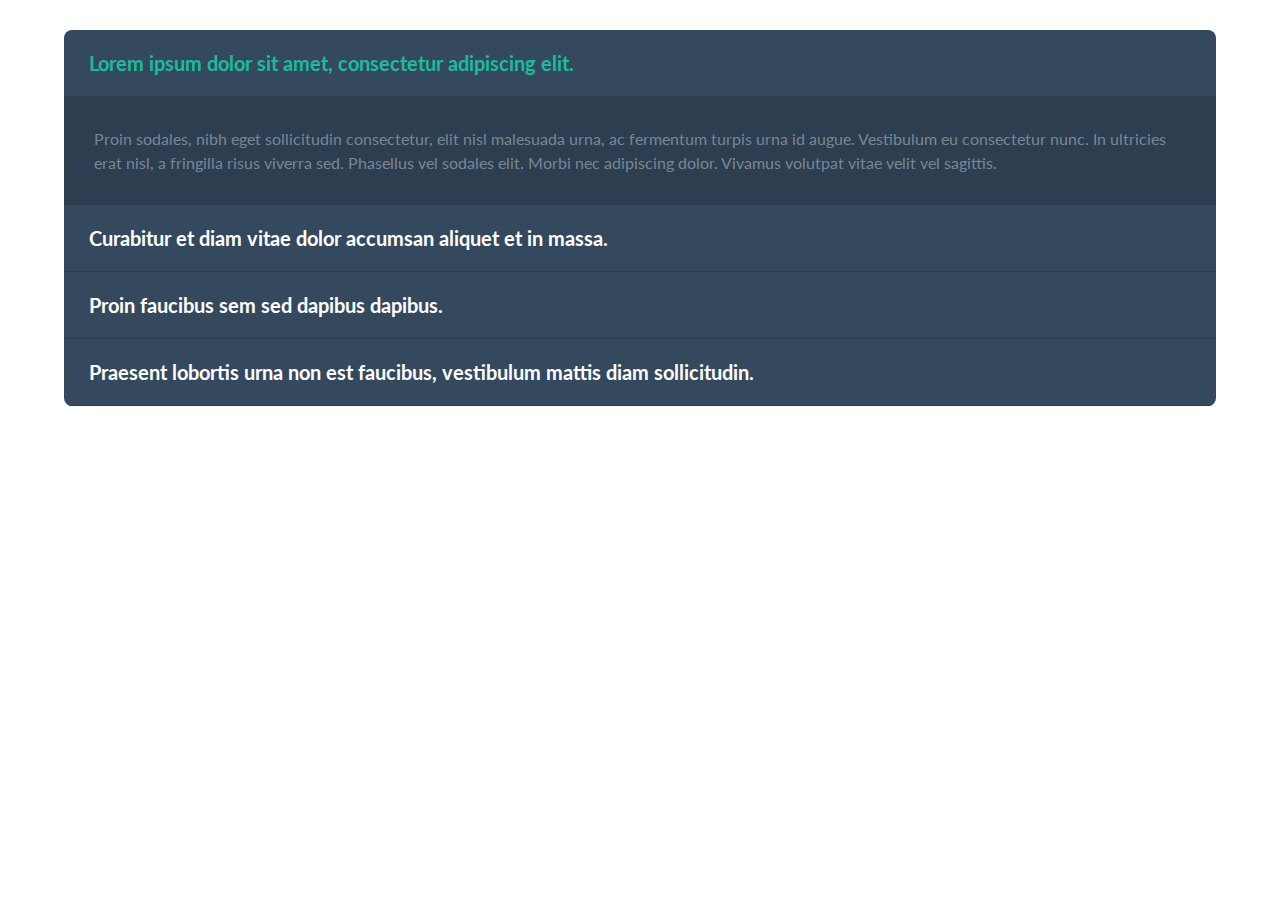
<file: Simpleaccord/index.html>
<!DOCTYPE html>
<html>

<head>

  <meta charset="UTF-8">

  <title>CodePen - Simple Accordion</title>

  <link rel="stylesheet" href="css/reset.css">

    <link rel="stylesheet" href="css/style.css" media="screen" type="text/css" />

</head>

<body>

  <div class="acc-container">
<div class="acc-btn"><h1 class="selected">Lorem ipsum dolor sit amet, consectetur adipiscing elit.</h1></div>
<div class="acc-content open">
  <div class="acc-content-inner">
    <p>Proin sodales, nibh eget sollicitudin consectetur, elit nisl malesuada urna, ac fermentum turpis urna id augue. Vestibulum eu consectetur nunc. In ultricies erat nisl, a fringilla risus viverra sed. Phasellus vel sodales elit. Morbi nec adipiscing dolor. Vivamus volutpat vitae velit vel sagittis.</p>
  </div>
</div>

<div class="acc-btn"><h1>Curabitur et diam vitae dolor accumsan aliquet et in massa.</h1></div>
<div class="acc-content">
  <div class="acc-content-inner">
    <p>Nulla facilisi. Proin sodales dolor in odio lacinia, ut venenatis massa lobortis. Morbi congue dignissim nisi gravida consequat. Lorem ipsum dolor sit amet, consectetur adipiscing elit. Nullam sed egestas diam. Nunc ut mauris tempus, rutrum massa vel, pellentesque velit. Nullam eget diam sit amet diam pretium scelerisque. Nunc sed odio nisi. Nunc odio est, rhoncus vitae risus a, sagittis ultrices mauris. Fusce scelerisque posuere pulvinar.</p>
  </div>
</div>

<div class="acc-btn"><h1>Proin faucibus sem sed dapibus dapibus.</h1></div>
<div class="acc-content">
  <div class="acc-content-inner">
    <p>Praesent ultricies risus quis magna convallis, ac condimentum tellus laoreet. Donec dictum velit enim, nec hendrerit leo mattis sit amet.</p>
  </div>
</div>

<div class="acc-btn"><h1>Praesent lobortis urna non est faucibus, vestibulum mattis diam sollicitudin.</h1></div>
<div class="acc-content">
  <div class="acc-content-inner">
    <p>Fusce eget ultricies ante. In augue urna, rhoncus ac tellus non, porta malesuada magna. Nulla tincidunt orci in metus rhoncus, at malesuada quam varius. Mauris sed tincidunt massa, ut cursus magna. Pellentesque cursus sapien turpis, id blandit magna tempus at.</p>
  </div>
</div>
</div>

  <script src='http://codepen.io/assets/libs/fullpage/jquery.js'></script>

  <script src="js/index.js"></script>

</body>

</html>
</file>
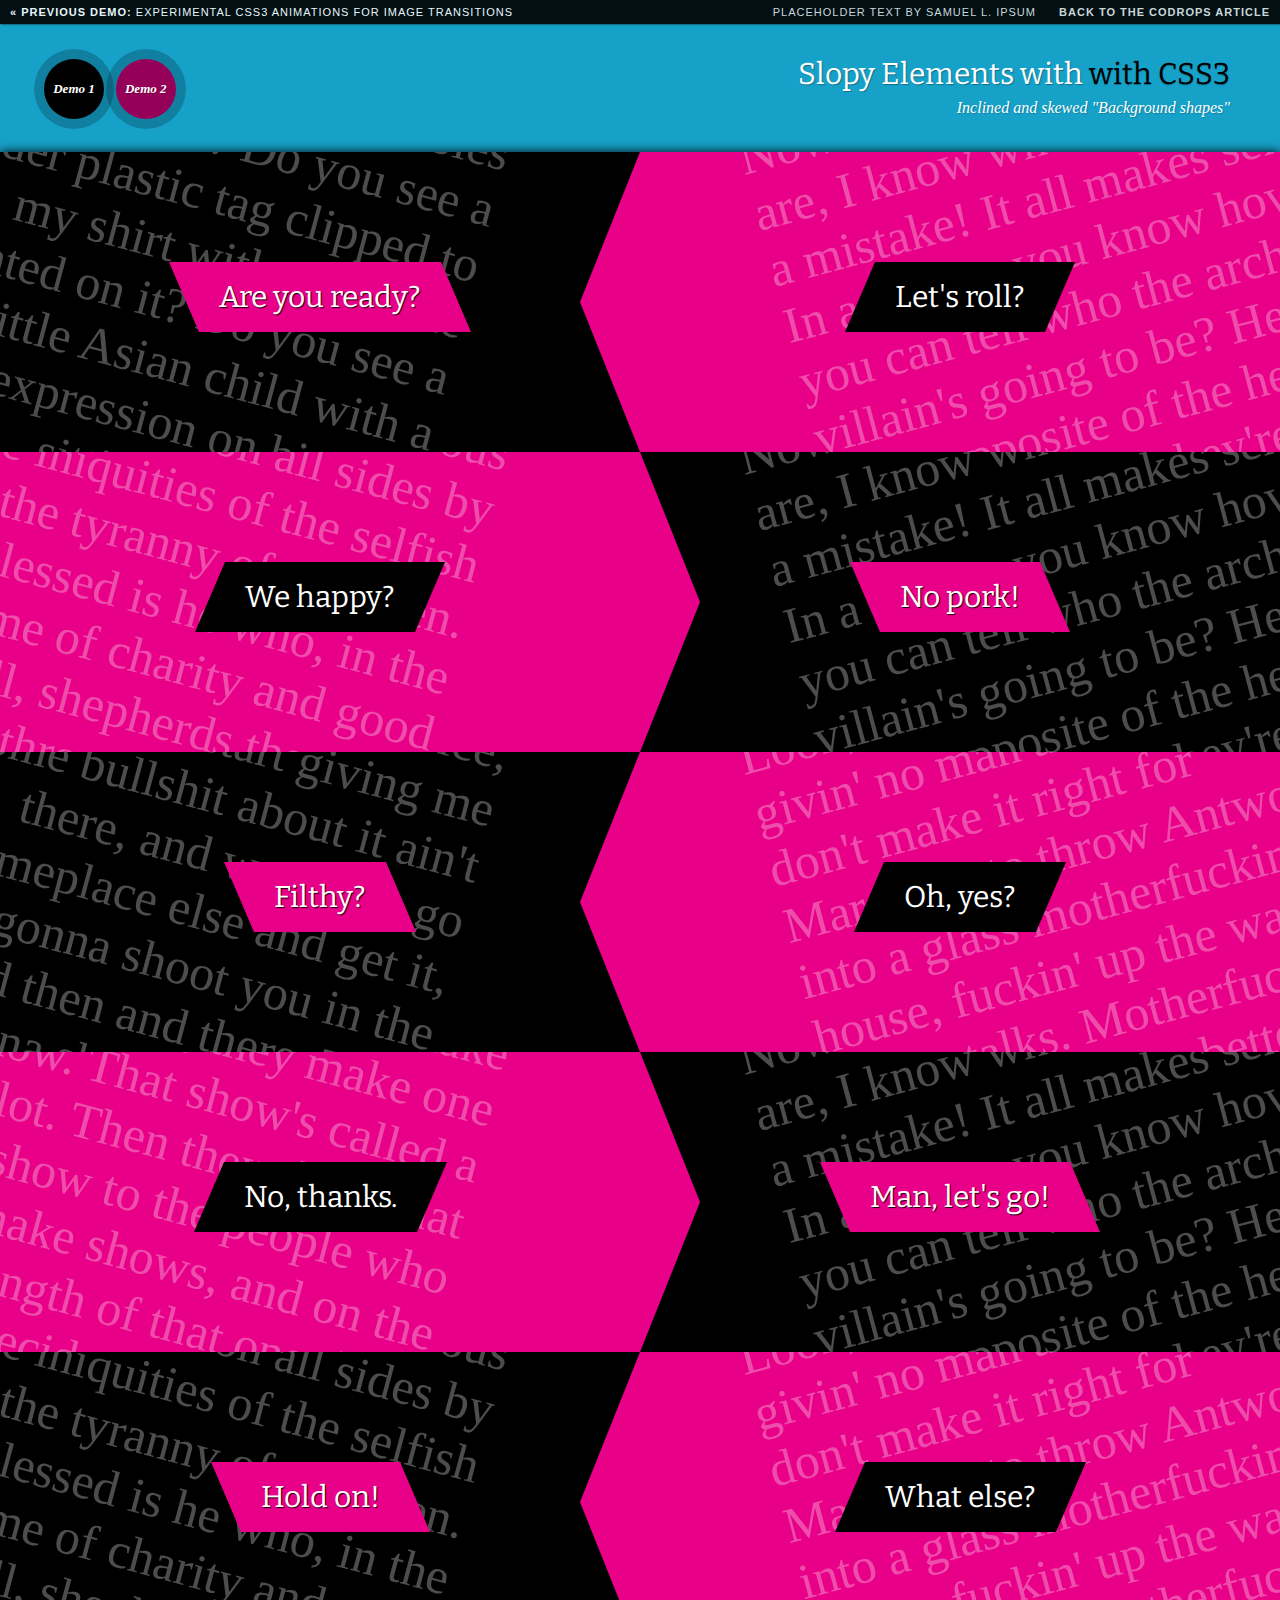
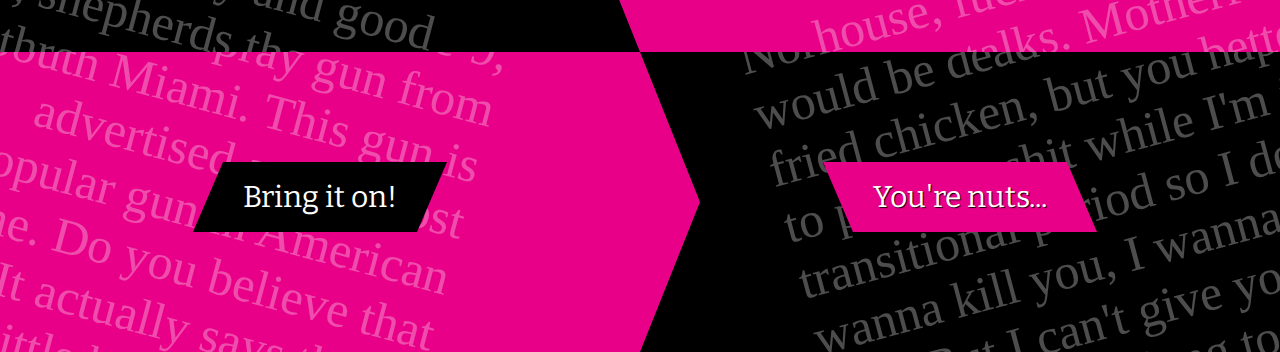
<file: index2.html>
<!DOCTYPE html>
<!--[if lt IE 7 ]> <html class="ie ie6 no-js" lang="en"> <![endif]-->
<!--[if IE 7 ]>    <html class="ie ie7 no-js" lang="en"> <![endif]-->
<!--[if IE 8 ]>    <html class="ie ie8 no-js" lang="en"> <![endif]-->
<!--[if IE 9 ]>    <html class="ie ie9 no-js" lang="en"> <![endif]-->
<!--[if gt IE 9]><!--><html class="no-js" lang="en"><!--<![endif]-->
    <head>
		<meta charset="UTF-8" />
        <meta http-equiv="X-UA-Compatible" content="IE=edge,chrome=1"> 
        <title>Slopy Elements with CSS3</title>
        <meta name="viewport" content="width=device-width, initial-scale=1.0"> 
        <meta name="description" content="Slopy Elements with CSS3" />
        <meta name="keywords" content="inclined, skew, html5, sloping, slopy, css3, web design, elements, div, section, background, rotate, transform" />
        <meta name="author" content="Codrops" />
        <link rel="shortcut icon" href="../favicon.ico"> 
        <link rel="stylesheet" type="text/css" href="css/demo.css" />
        <link rel="stylesheet" type="text/css" href="css/style2.css" />
		<link href='http://fonts.googleapis.com/css?family=Bitter' rel='stylesheet' type='text/css' />
		<script src="js/modernizr.custom.34978.js"></script>	
    </head>
    <body>
        <div class="container">
            <div class="codrops-top">
                <a href="http://tympanus.net/Development/ImageTransitions/">
                    <strong>&laquo; Previous Demo: </strong>Experimental CSS3 Animations for Image Transitions
                </a>
                <span class="right">
					<a href="http://slipsum.com" target="_blank">Placeholder text by SAMUEL L. IPSUM</a>
                    <a href="http://tympanus.net/codrops/2011/12/21/slopy-elements-with-css3/">
                        <strong>Back to the Codrops Article</strong>
                    </a>
                </span>
                <div class="clr"></div>
            </div>
			<header>
				<h1>Slopy Elements with <span>with CSS3</span></h1>
				<h2>Inclined and skewed "Background shapes"</h2>
				<p class="codrops-demos">
					<a href="index.html">Demo 1</a>
					<a class="current-demo" href="index2.html">Demo 2</a>
				</p>
			</header>
			<section class="se-container">
				<div class="se-slope se-slope-black">
					<article class="se-content">
						<h3>Are you ready?</h3>
						<p>Do you see any Teletubbies in here? Do you see a slender plastic tag clipped to my shirt with my name printed on it? Do you see a little Asian child with a blank expression on his face sitting outside on a mechanical helicopter that shakes when you put quarters in it? No? Well, that's what you see at a toy store. And you must think you're in a toy store, because you're here shopping for an infant named Jeb.</p>
					</article>
				</div>
				<div class="se-slope se-slope-pink">
					<article class="se-content">
						<h3>Let's roll?</h3>
						<p>Now that we know who you are, I know who I am. I'm not a mistake! It all makes sense! In a comic, you know how you can tell who the arch-villain's going to be? He's the exact opposite of the hero. And most times they're friends, like you and me! I should've known way back when... You know why, David? Because of the kids. They called me Mr Glass.</p>
					</article>
				</div>
				<div class="se-slope se-slope-pink">
					<article class="se-content">
						<h3>We happy?</h3>
						<p>The path of the righteous man is beset on all sides by the iniquities of the selfish and the tyranny of evil men. Blessed is he who, in the name of charity and good will, shepherds the weak through the valley of darkness, for he is truly his brother's keeper and the finder of lost children. And I will strike down upon thee with great vengeance and furious anger those who would attempt to poison and destroy My brothers. And you will know My name is the Lord when I lay My vengeance upon thee.</p>
					</article>
				</div>
				<div class="se-slope se-slope-black">
					<article class="se-content">
						<h3>No pork!</h3>
						<p>Now that we know who you are, I know who I am. I'm not a mistake! It all makes sense! In a comic, you know how you can tell who the arch-villain's going to be? He's the exact opposite of the hero. And most times they're friends, like you and me! I should've known way back when... You know why, David? Because of the kids. They called me Mr Glass.</p>
					</article>
				</div>
				<div class="se-slope se-slope-black">
					<article class="se-content">
						<h3>Filthy?</h3>
						<p>My money's in that office, right? If she start giving me some bullshit about it ain't there, and we got to go someplace else and get it, I'm gonna shoot you in the head then and there. Then I'm gonna shoot that bitch in the kneecaps, find out where my goddamn money is. She gonna tell me too. Hey, look at me when I'm talking to you, motherfucker. You listen: we go in there, and that nigga Winston or anybody else is in there, you the first motherfucker to get shot. You understand?</p>
					</article>
				</div>
				<div class="se-slope se-slope-pink">
					<article class="se-content">
						<h3>Oh, yes?</h3>
						<p>Look, just because I don't be givin' no man a foot massage don't make it right for Marsellus to throw Antwone into a glass motherfuckin' house, fuckin' up the way the nigger talks. Motherfucker do that shit to me, he better paralyze my ass, 'cause I'll kill the motherfucker, know what I'm sayin'?</p>
					</article>
				</div>
				<div class="se-slope se-slope-pink">
					<article class="se-content">
						<h3>No, thanks.</h3>
						<p>Well, the way they make shows is, they make one show. That show's called a pilot. Then they show that show to the people who make shows, and on the strength of that one show they decide if they're going to make more shows. Some pilots get picked and become television programs. Some don't, become nothing. She starred in one of the ones that became nothing.</p>
					</article>
				</div>
				<div class="se-slope se-slope-black">
					<article class="se-content">
						<h3>Man, let's go!</h3>
						<p>Now that we know who you are, I know who I am. I'm not a mistake! It all makes sense! In a comic, you know how you can tell who the arch-villain's going to be? He's the exact opposite of the hero. And most times they're friends, like you and me! I should've known way back when... You know why, David? Because of the kids. They called me Mr Glass.</p>
					</article>
				</div>
				<div class="se-slope se-slope-black">
					<article class="se-content">
						<h3>Hold on!</h3>
						<p>The path of the righteous man is beset on all sides by the iniquities of the selfish and the tyranny of evil men. Blessed is he who, in the name of charity and good will, shepherds the weak through the valley of darkness, for he is truly his brother's keeper and the finder of lost children. And I will strike down upon thee with great vengeance and furious anger those who would attempt to poison and destroy My brothers. And you will know My name is the Lord when I lay My vengeance upon thee.</p>
					</article>
				</div>
				<div class="se-slope se-slope-pink">
					<article class="se-content">
						<h3>What else?</h3>
						<p>Look, just because I don't be givin' no man a foot massage don't make it right for Marsellus to throw Antwone into a glass motherfuckin' house, fuckin' up the way the nigger talks. Motherfucker do that shit to me, he better paralyze my ass, 'cause I'll kill the motherfucker, know what I'm sayin'?</p>
					</article>
				</div>
				<div class="se-slope se-slope-pink">
					<article class="se-content">
						<h3>Bring it on!</h3>
						<p>Now that there is the Tec-9, a crappy spray gun from South Miami. This gun is advertised as the most popular gun in American crime. Do you believe that shit? It actually says that in the little book that comes with it: the most popular gun in American crime. Like they're actually proud of that shit. </p>
					</article>
				</div>
				<div class="se-slope se-slope-black">
					<article class="se-content">
						<h3>You're nuts...</h3>
						<p>Normally, both your asses would be dead as fucking fried chicken, but you happen to pull this shit while I'm in a transitional period so I don't wanna kill you, I wanna help you. But I can't give you this case, it don't belong to me. Besides, I've already been through too much shit this morning over this case to hand it over to your dumb ass.</p>
					</article>
				</div>
			</section>

        </div>
    </body>
</html>
</file>
<file: blog/tooplate_style.css>
/*
	Template 2018 Notebook
    http://www.tooplate.com/view/2018-notebook
*/

body {
	margin: 0px;
	padding: 0px;
	color: #666;
	font-family: Tahoma, Geneva, sans-serif;
	font-size: 14px;
	line-height: 1.5em; 
	background-color: #e2d8bd;
	background-image: url(images/tooplate_body.jpg);
	background-repeat: repeat;
}

a, a:link, a:visited { color: #de6d19; text-decoration: none; }
a:hover { text-decoration: underline; }

p { margin: 0 0 15px 0; padding: 0; }
img { border: none; }

h1, h2, h3, h4, h5, h6 { color: #482d12; font-family: Georgia, "Times New Roman", Times, serif; }
h1 { font-size: 38px; font-weight: normal; margin: 0 0 20px 0; padding: 5px 0; }
h2 { font-size: 30px; font-weight: normal; margin: 0 0 30px 0; font-weight: normal; }
h3 { font-size: 16px; margin: 0 0 15px 0; padding: 0; padding: 0; font-weight: normal;  }
h4 { font-size: 14px; margin: 0 0 5px 0; padding: 0; }

.cleaner { clear: both; width: 100%; height: 0px; font-size: 0px;  }
.cleaner_h10 { clear: both; width:100%; height: 10px; }
.cleaner_h20 { clear: both; width:100%; height: 20px; }
.cleaner_h30 { clear: both; width:100%; height: 30px; }
.cleaner_h40 { clear: both; width:100%; height: 40px; }
.cleaner_h50 { clear: both; width:100%; height: 50px; }
.cleaner_h60 { clear: both; width:100%; height: 60px; }

.float_l { float: left; }
.float_r { float: right; }

.image_wrapper { 
	display: inline-block; 
	border: 1px solid #ded6ce; 
	padding: 4px; 
	margin-bottom: 10px; 
}

.image_fl { 
	float: left; 
	margin: 3px 30px 0 0; 
}

.image_fr { 
	float: right; 
	margin: 3px 0 0 30px; 
}

blockquote { font-style: italic; margin: 0 0 0 10px;}
cite { font-weight: bold; color:#333; }
cite span { color: #666; }
em { color: #29b5d3; }

.tooplate_list { 
	margin: 20px 0 20px 20px; 
	padding: 0; 
	list-style: none; 
}

.tooplate_list li { 
	background: transparent url(images/tooplate_list.png) no-repeat; 
	margin:0 0 20px; 
	padding: 0 0 0 20px; 	
	line-height: 1em; 
}

.tooplate_list li a { 
	color: #fff; 
}

.tooplate_list li a:hover { 
	color: #ff4301; 
}

.btn_more a {
	display: inline-block;
	font-weight: bold;
	color: #000;
	font-size: 12px;
	padding: 2px 15px 2px 0;
	text-decoration: none;
}

.btn_more a:hover {
	padding-right: 20px;
	text-decoration: none;
}

.col_400 { width: 400px; } 
.col_300 { width: 300px; }
.col_280 { width: 280px; }

.service_list { 
	margin: 0 0 0 15px; 
	padding: 0; 
	list-style: none; 
}

.service_list li { 
	margin: 0; 
	padding: 0; 
}

.service_list li a { 
	font-size: 16px; 
	display: block; 
	height: 25px; 
	margin-bottom: 20px; 
	padding-left: 40px; 
	text-decoration: none; 
}

.service_list li .service_one { 
	background: url(images/onebit_08.png) center left no-repeat; 
}

.service_list li .service_two { 
	background: url(images/onebit_11.png) center left no-repeat; 
}

.service_list li .service_three { 
	background: url(images/onebit_17.png) center left no-repeat; 
}

.service_list li .service_four { 
	background: url(images/onebit_21.png) center left no-repeat; 
}

.service_list li .service_five { 
	background: url(images/onebit_12.png) center left no-repeat; 
}

#contact_form {  
	padding: 0; 
}

#contact_form form { 
	margin: 0px; 
	padding: 0px; 
}

#contact_form form .input_field { 
	width: 300px; 
	padding: 5px; 
	background: #eeeeee; 
	border: 1px solid #dfdfdf; 
	font-family: Tahoma, Geneva, sans-serif;
	font-size: 12px;
	margin-top: 5px; 
}

#contact_form form label { 
	display: block; 
	width: 100px; 
	margin-right: 10px; 
	font-size: 14px; 
}

#contact_form form textarea { 
	width: 368px;  
	height: 150px; 
	padding: 5px; 
	background: #eeeeee; 
	border: 1px solid #dfdfdf; 
	font-family: Tahoma, Geneva, sans-serif;
	font-size: 12px;
	margin-top: 5px; 
}

#contact_form form .submit_btn {
	margin: 10px 0px;
	padding: 5px 14px;
	color: #444;
	background: #eeeeee; 
	border: 1px solid #dfdfdf;
	font-size: 14px;
}

/* gallery */
#gallery_container { 
	clear: both; 
	margin-top: 30px; 
	padding-right: 40px; 
} 

#gallery_container .gallery_box {
	width: 200px;
	display: block; 
	padding: 0;
	margin: 0 0 40px 0;
}
 
.gallery_box img {
	float: left;
	width: 190px;
	height: 100px;
	padding: 4px;
	border: 1px solid #CCC;
	margin: 0 30px 0 0;
}
/* end of gallery */
</file>
<file: blog/css/coda-slider.css>
#slider {
    position: relative;
	width: 100%;
}

#tooplate_wrapper {
	width: 954px;
	height: 753px;
	margin: 50px auto 20px;
	background: url(../images/tooplate_content_bg.jpg) top left no-repeat;
}

#tooplate_sidebar {
	float: left;	
	width: 296px;
	padding: 80px 0 0;
}

#header {
	width: 224px;
	padding: 0 36px;
	text-align: center;
	margin-bottom: 100px;
}

#header h1 { 
	margin: 0; 
	padding: 0; 
	height: 60px; 
	display: block; 
	text-indent: - 10000px; 
}

#menu {
	width: 236px;
	padding-left: 60px;
}

#content {
	float: right;
	width: 500px;
	height: 600px;	
	padding: 80px 100px 80px 0;
}

.content_section {
	margin-bottom: 30px;
	padding-bottom: 30px;
	border-bottom: 1px dashed #ccc
}

.last_section {
	margin: 0;
	padding: 0;
	border: 0;
}

#footer {
	clear: both;
	width: 900px;
	padding: 0 27px;
	margin: 0 auto;
}

#footer_left { 
	float: right;
	width: 300px;
	text-align: right
}

#footer a {
	color: #bbb;
}

#social_box {
	float: left;
	height: 85px;
	padding: 0;
	text-align: right;
}

#social_box a {
	display: inline-block;
	margin-left: 20px;
	width: 60px; height: 60px;
}

.scroll {
    height: 640px;
    width: 500px;
    overflow: auto;
    overflow-x: hidden;
    position: relative;
    clear: left;
}

.scrollContainer div.panel {
    height: 640px;
    width: 500px;
	overflow: hidden;
}

ul.navigation {
    list-style: none;
    margin: 0 auto;
    padding: 0;
}

ul.navigation li {
    display: inline;
    margin: 0;
	padding: 0;
}

ul.navigation a {
	display: block;
	height: 47px;
	padding: 12px 0 0 20px;
	color: #fff;
	font-size: 18px;
	font-weight: 400;
    text-decoration: none;
	font-family: Georgia, "Times New Roman", Times, serif;
}

.menu_01 { background: url(../images/tooplate_menu_01.png) }
.menu_02 { background: url(../images/tooplate_menu_02.png) }
.menu_03 { background: url(../images/tooplate_menu_03.png) }
.menu_04 { background: url(../images/tooplate_menu_04.png) }
.menu_05 { background: url(../images/tooplate_menu_05.png) }

ul.navigation a:hover, ul.navigation a.selected {
	color: #412810;
}

ul.navigation a:focus {
    outline: none;
}

.scrollButtons {
    position: absolute;
    top: 300px;
    cursor: pointer;
}

.scrollButtons.left {
    left: 0
}

.scrollButtons.right {
    right: 0
}

.hide {
    display: none;
}
</file>
<file: Old/css/ie/v8.css>
/*
	Overflow by HTML5 UP
	html5up.net | @n33co
	Free for personal and commercial use under the CCA 3.0 license (html5up.net/license)
*/

/*********************************************************************************/
/* Basic                                                                         */
/*********************************************************************************/

	body
	{
		background-image:		url('../../images/bg.jpg');
		background-repeat:		no-repeat;
		background-size:		cover;
		background-position: 	auto;
		background-attachment:	scroll;
		-ms-behavior: url('css/ie/backgroundsize.min.htc');
	}

	/* Section/Article */

		section,
		article
		{
		}
		
			section > .last-child,
			article > .last-child
			{
				margin-bottom: 0;
			}

			section.last-child,
			article.last-child
			{
				margin-bottom: 0;
			}

	/* Button */

		input[type="button"],
		input[type="submit"],
		input[type="reset"],
		.button
		{
			position: relative;
			-ms-behavior: url('css/ie/PIE.htc');
		}

			input[type="button"].style2,
			input[type="submit"].style2,
			input[type="reset"].style2,
			.button.style2
			{
			}

				input[type="button"].style2:hover,
				input[type="submit"].style2:hover,
				input[type="reset"].style2:hover,
				.button.style2:hover
				{
					color: #35b88f !important;
				}
			
			input[type="button"].style3,
			input[type="submit"].style3,
			input[type="reset"].style3,
			.button.style3
			{
				background: #fefefe;
				border: solid 1px #dad9d9;
			}
			
/*********************************************************************************/
/* Footer                                                                        */
/*********************************************************************************/

	#footer
	{
	}

		#footer .icons
		{
			position: relative;
			-ms-behavior: url('css/ie/PIE.htc');
		}
		
/*********************************************************************************/
/* Header                                                                        */
/*********************************************************************************/

	#header
	{
	}
	
		#header header
		{
		}

			#header header p
			{
				border-top: solid 1px #888;
			}
</file>
<file: Simpleaccord/css/style.css>
@import url(http://fonts.googleapis.com/css?family=Lato:400,700);

* { 
  -webkit-box-sizing:border-box;
  -moz-box-sizing:border-box;
  -o-box-sizing:border-box;
  box-sizing:border-box;
}

html, body {
  background:#FFFFFF;
}

.acc-container {
  width:90%;
  margin:30px auto 0 auto;
  -webkit-border-radius:8px;
  -moz-border-radius:8px;
  -o-border-radius:8px;
  border-radius:8px;
  overflow:hidden;
}

.acc-btn { 
  width:100%;
  margin:0 auto;
  padding:20px 25px;
  cursor:pointer;
  background:#34495E;
  border-bottom:1px solid #2C3E50;
}

.acc-content {
  height:0px;
  width:100%;
  margin:0 auto;
  overflow:hidden;
  background:#2C3E50;
}

.acc-content-inner {
  padding:30px;
}

.open {
  height: auto;
}

h1 {
  font:700 20px/26px 'Lato', sans-serif;
  color:#ffffff;
}

p { 
  font:400 16px/24px 'Lato', sans-serif;
  color:#798795;
}

.selected {
  color:#1ABC9C;
}
</file>
<file: css/style2.css>
.se-container{
	display: block;
	width: 100%;
	overflow: hidden;
	box-shadow: 0px 0px 10px #000;
}
.se-slope{
	width: 50%;
	height: 300px;
	position: relative;
	float: left;
	overflow: hidden;
}
.se-slope .se-content{
	margin: 50px 100px 0px 100px;
}
.se-slope-black{
	background: #000;
}
.se-slope-pink{
	background: #e90089;
}
.se-slope-black:nth-child(odd):after,
.se-slope-black:nth-child(even):after{
	content: '';
	position: absolute;
	display: block;
	bottom: 0px;
	width: 0px;
	height: 0px;
	border-top: 150px solid transparent;
	border-bottom: 150px solid transparent;
}
.se-slope-black:nth-child(odd):after{
	border-right: 60px solid #e90089;
	right: 0px;
}
.se-slope-black:nth-child(even):after{
	border-left: 60px solid #e90089;
	left: 0px;
}
.se-content h3{
	z-index: 10;
	font-size: 30px;
	margin-top: 60px;
	position: relative;
	display: inline-block;
	padding: 15px 20px;
	line-height: 40px;
	height: 40px;
	font-family: 'Bitter', 'Trebuchet MS', Arial;
	text-shadow: 1px 1px 1px rgba(0,0,0,0.9);
}
.se-slope.se-slope-black h3{
	background: #e90089;
}
.se-slope.se-slope-pink h3{
	background: #000;
}
.se-slope.se-slope-black h3:after,
.se-slope.se-slope-black h3:before,
.se-slope.se-slope-pink h3:after,
.se-slope.se-slope-pink h3:before{
	content: '';
	width: 0px;
	height: 0px;
	top: 0px;
	position: absolute;
}
.se-slope.se-slope-black h3:after{
	border-top: 70px solid transparent;
	border-left: 30px solid #e90089;
	right: -30px;
}
.se-slope.se-slope-black h3:before{
	border-bottom: 70px solid transparent;
	border-right: 30px solid #e90089;
	left: -30px;
}
.se-slope.se-slope-pink h3:after{
	border-top: 70px solid transparent;
	border-right: 30px solid #000;
	left: -30px;
}
.se-slope.se-slope-pink h3:before{
	border-bottom: 70px solid transparent;
	border-left: 30px solid #000;
	right: -30px;
}
.se-content p{
	position: absolute;
	z-index: 9;
	opacity: 0.3;
	font-size: 50px;
	text-align: left;
	-webkit-transform-origin: top center;
	-moz-transform-origin: top center;
	-o-transform-origin: top center;
	-ms-transform-origin: top center;
	transform-origin: top center;
}
.se-slope:nth-child(even) .se-content p{
	-webkit-transform: rotate(-15deg);
	-moz-transform: rotate(-15deg);
	-o-transform: rotate(-15deg);
	-ms-transform: rotate(-15deg);
	transform: rotate(-15deg);
	top: -100px;
	right: -50px;
	text-align: left;
	width: 95%;
}
.se-slope:nth-child(odd) .se-content p{
	-webkit-transform: rotate(15deg);
	-moz-transform: rotate(15deg);
	-o-transform: rotate(15deg);
	-ms-transform: rotate(15deg);
	transform: rotate(15deg);
	top: -100px;
	left: -50px;
	text-align: right;
	width: 90%;
}
.se-slope.sl-slope-pink .se-content p{
	color: #000;
}
/* Media Queries */
@media screen and (max-width: 767px) {
	.se-slope{
		float: none;
		width: 100%;
	}
	.se-slope .se-content {
		margin: 50px 0px 0px 0px;
	}
	.se-slope-black:nth-child(odd):after,
	.se-slope-black:nth-child(even):after{
		display: none;
	}
}
@media screen and (max-width: 959px) {
	.se-content h3{
		font-size: 20px;
	}
}
</file>
<file: Old/css/skel.css>
/* Resets (http://meyerweb.com/eric/tools/css/reset/ | v2.0 | 20110126 | License: none (public domain)) */

	html,body,div,span,applet,object,iframe,h1,h2,h3,h4,h5,h6,p,blockquote,pre,a,abbr,acronym,address,big,cite,code,del,dfn,em,img,ins,kbd,q,s,samp,small,strike,strong,sub,sup,tt,var,b,u,i,center,dl,dt,dd,ol,ul,li,fieldset,form,label,legend,table,caption,tbody,tfoot,thead,tr,th,td,article,aside,canvas,details,embed,figure,figcaption,footer,header,hgroup,menu,nav,output,ruby,section,summary,time,mark,audio,video{margin:0;padding:0;border:0;font-size:100%;font:inherit;vertical-align:baseline;}article,aside,details,figcaption,figure,footer,header,hgroup,menu,nav,section{display:block;}body{line-height:1;}ol,ul{list-style:none;}blockquote,q{quotes:none;}blockquote:before,blockquote:after,q:before,q:after{content:'';content:none;}table{border-collapse:collapse;border-spacing:0;}body{-webkit-text-size-adjust:none}

/* Box Model */

	*, *:before, *:after {
		-moz-box-sizing: border-box;
		-webkit-box-sizing: border-box;
		box-sizing: border-box;
	}

/* Container */

	.container {
		margin-left: auto;
		margin-right: auto;

		/* width: (containers) */
		width: 1200px;
	}

	/* Modifiers */

		/* 125% */
			.container.\31 25\25 {
				width: 100%;

				/* max-width: (containers * 1.25) */
				max-width: 1500px;

				/* min-width: (containers) */
				min-width: 1200px;
			}

		/* 75% */
			.container.\37 5\25 {

				/* width: (containers * 0.75) */
				width: 900px;

			}

		/* 50% */
			.container.\35 0\25 {

				/* width: (containers * 0.50) */
				width: 600px;

			}

		/* 25% */
			.container.\32 5\25 {

				/* width: (containers * 0.25) */
				width: 300px;

			}

/* Grid */

	.row {
		border-bottom: solid 1px transparent;
	}

	.row > * {
		float: left;
	}

	.row:after, .row:before {
		content: '';
		display: block;
		clear: both;
		height: 0;
	}

	.row.uniform > * > :first-child {
		margin-top: 0;
	}

	.row.uniform > * > :last-child {
		margin-bottom: 0;
	}

	/* Gutters */

		/* Normal */

			.row > * {
				/* padding: (gutters.horizontal) 0 0 (gutters.vertical) */
				padding: 40px 0 0 40px;
			}

			.row {
				/* margin: -(gutters.horizontal) 0 -1px -(gutters.vertical) */
				margin: -40px 0 -1px -40px;
			}

			.row.uniform > * {
				/* padding: (gutters.vertical) 0 0 (gutters.vertical) */
				padding: 40px 0 0 40px;
			}

			.row.uniform {
				/* margin: -(gutters.vertical) 0 -1px -(gutters.vertical) */
				margin: -40px 0 -1px -40px;
			}

		/* 200% */

			.row.\32 00\25 > * {
				/* padding: (gutters.horizontal) 0 0 (gutters.vertical) */
				padding: 80px 0 0 80px;
			}

			.row.\32 00\25 {
				/* margin: -(gutters.horizontal) 0 -1px -(gutters.vertical) */
				margin: -80px 0 -1px -80px;
			}

			.row.uniform.\32 00\25 > * {
				/* padding: (gutters.vertical) 0 0 (gutters.vertical) */
				padding: 80px 0 0 80px;
			}

			.row.uniform.\32 00\25 {
				/* margin: -(gutters.vertical) 0 -1px -(gutters.vertical) */
				margin: -80px 0 -1px -80px;
			}

		/* 150% */

			.row.\31 50\25 > * {
				/* padding: (gutters.horizontal) 0 0 (gutters.vertical) */
				padding: 60px 0 0 60px;
			}

			.row.\31 50\25 {
				/* margin: -(gutters.horizontal) 0 -1px -(gutters.vertical) */
				margin: -60px 0 -1px -60px;
			}

			.row.uniform.\31 50\25 > * {
				/* padding: (gutters.vertical) 0 0 (gutters.vertical) */
				padding: 60px 0 0 60px;
			}

			.row.uniform.\31 50\25 {
				/* margin: -(gutters.vertical) 0 -1px -(gutters.vertical) */
				margin: -60px 0 -1px -60px;
			}

		/* 50% */

			.row.\35 0\25 > * {
				/* padding: (gutters.horizontal) 0 0 (gutters.vertical) */
				padding: 20px 0 0 20px;
			}

			.row.\35 0\25 {
				/* margin: -(gutters.horizontal) 0 -1px -(gutters.vertical) */
				margin: -20px 0 -1px -20px;
			}

			.row.uniform.\35 0\25 > * {
				/* padding: (gutters.vertical) 0 0 (gutters.vertical) */
				padding: 20px 0 0 20px;
			}

			.row.uniform.\35 0\25 {
				/* margin: -(gutters.vertical) 0 -1px -(gutters.vertical) */
				margin: -20px 0 -1px -20px;
			}

		/* 25% */

			.row.\32 5\25 > * {
				/* padding: (gutters.horizontal) 0 0 (gutters.vertical) */
				padding: 10px 0 0 10px;
			}

			.row.\32 5\25 {
				/* margin: -(gutters.horizontal) 0 -1px -(gutters.vertical) */
				margin: -10px 0 -1px -10px;
			}

			.row.uniform.\32 5\25 > * {
				/* padding: (gutters.vertical) 0 0 (gutters.vertical) */
				padding: 10px 0 0 10px;
			}

			.row.uniform.\32 5\25 {
				/* margin: -(gutters.vertical) 0 -1px -(gutters.vertical) */
				margin: -10px 0 -1px -10px;
			}

		/* 0% */

			.row.\30 \25 > * {
				padding: 0;
			}

			.row.\30 \25 {
				margin: 0 0 -1px 0;
			}

	/* Cells */

		.\31 2u, .\31 2u\24 { width: 100%; clear: none; margin-left: 0; }
		.\31 1u, .\31 1u\24 { width: 91.6666666667%; clear: none; margin-left: 0; }
		.\31 0u, .\31 0u\24 { width: 83.3333333333%; clear: none; margin-left: 0; }
		.\39 u, .\39 u\24 { width: 75%; clear: none; margin-left: 0; }
		.\38 u, .\38 u\24 { width: 66.6666666667%; clear: none; margin-left: 0; }
		.\37 u, .\37 u\24 { width: 58.3333333333%; clear: none; margin-left: 0; }
		.\36 u, .\36 u\24 { width: 50%; clear: none; margin-left: 0; }
		.\35 u, .\35 u\24 { width: 41.6666666667%; clear: none; margin-left: 0; }
		.\34 u, .\34 u\24 { width: 33.3333333333%; clear: none; margin-left: 0; }
		.\33 u, .\33 u\24 { width: 25%; clear: none; margin-left: 0; }
		.\32 u, .\32 u\24 { width: 16.6666666667%; clear: none; margin-left: 0; }
		.\31 u, .\31 u\24 { width: 8.3333333333%; clear: none; margin-left: 0; }

		.\31 2u\24 + *,
		.\31 1u\24 + *,
		.\31 0u\24 + *,
		.\39 u\24 + *,
		.\38 u\24 + *,
		.\37 u\24 + *,
		.\36 u\24 + *,
		.\35 u\24 + *,
		.\34 u\24 + *,
		.\33 u\24 + *,
		.\32 u\24 + *,
		.\31 u\24 + * {
			clear: left;
		}

		.\-11u { margin-left: 91.6666666667% }
		.\-10u { margin-left: 83.3333333333% }
		.\-9u { margin-left: 75% }
		.\-8u { margin-left: 66.6666666667% }
		.\-7u { margin-left: 58.3333333333% }
		.\-6u { margin-left: 50% }
		.\-5u { margin-left: 41.6666666667% }
		.\-4u { margin-left: 33.3333333333% }
		.\-3u { margin-left: 25% }
		.\-2u { margin-left: 16.6666666667% }
		.\-1u { margin-left: 8.3333333333% }
</file>
<file: Old/css/style.css>
@charset 'UTF-8';
@import url('http://fonts.googleapis.com/css?family=Source+Sans+Pro:300,300italic,400,600');
@import url('font-awesome.min.css');

/*
	Overflow by HTML5 UP
	html5up.net | @n33co
	Free for personal and commercial use under the CCA 3.0 license (html5up.net/license)
*/

/*********************************************************************************/
/* Basic                                                                         */
/*********************************************************************************/

	body
	{
		background-color:		#183026;
		background-image:		url('images/overlay.png'),			url('../images/bg.jpg');
		background-repeat:		repeat,								no-repeat;
		background-size:		auto,								cover;
		background-position: 	top left,							center 0;
		background-attachment:	fixed,								fixed;
	}

		body.is-scroll
		{
			background-attachment:	scroll,								scroll;
			background-size:		auto,								100% auto;
		}

		body.is-loading *
		{
			-moz-transition: none !important;
			-webkit-transition: none !important;
			-o-transition: none !important;
			-ms-transition: none !important;
			transition: none !important;
			-moz-animation: none !important;
			-webkit-animation: none !important;
			-o-animation: none !important;
			-ms-animation: none !important;
			animation: none !important;
		}

	body,input,textarea,select
	{
		font-family: 'Source Sans Pro', sans-serif;
		font-size: 18pt;
		line-height: 1.75em;
		font-weight: 300;
		letter-spacing: 1px;
		color: #3a3939;
		text-shadow: 0 0 0.5px rgba(58,57,57,0.25);
		-webkit-text-stroke: 0.25px;
	}

	h1,h2,h3,h4,h5,h6
	{
		font-weight: 400;
		text-transform: uppercase;
		line-height: 1.75em;
	}
	
		h1 a, h2 a, h3 a, h4 a, h5 a, h6 a
		{
			color: inherit;
			text-decoration: none;
		}
		
	h2
	{
		font-size: 1.25em;
		letter-spacing: 8px;
	}
	
	h3
	{
		font-size: 1em;
		letter-spacing: 5px;
	}
		
	strong, b
	{
		font-weight: 400;
	}
	
	em, i
	{
		font-style: italic;
	}

	a
	{
		color: #35b88f;
		text-shadow: 0 0 0.5px rgba(53,184,143,0.25);
		-moz-transition: border-color 0.35s ease-in-out, color 0.35s ease-in-out;
		-webkit-transition: border-color 0.35s ease-in-out, color 0.35s ease-in-out;
		-o-transition: border-color 0.35s ease-in-out, color 0.35s ease-in-out;
		-ms-transition: border-color 0.35s ease-in-out, color 0.35s ease-in-out;
		transition: border-color 0.35s ease-in-out, color 0.35s ease-in-out;
		text-decoration: none;
		border-bottom: dotted 1px rgba(53,184,143,0.5);
	}
	
		a:hover
		{
			border-bottom-color: rgba(53,184,143,0);
		}

	sub
	{
		position: relative;
		top: 0.5em;
		font-size: 0.8em;
	}
	
	sup
	{
		position: relative;
		top: -0.5em;
		font-size: 0.8em;
	}
	
	hr
	{
		border: 0;
		border-top: solid 1px #dad9d9;
		margin: 2em 0 2em 0;
	}
	
	blockquote
	{
		border-left: solid 0.5em #eae9e9;
		padding: 1em 0 1em 2em;
		font-style: italic;
	}
	
	p, ul, ol, dl, table
	{
		margin-bottom: 1em;
	}

	header
	{
		margin-bottom: 1em;
	}
	
		header p
		{
			display: block;
			margin: 0.5em 0 0 0;
			padding: 0 0 1.5em 0;
		}
		
	footer
	{
		margin-top: 1em;
	}

	br.clear
	{
		clear: both;
	}

	/* Sections/Article */
	
		section,
		article
		{
			margin-bottom: 3em;
		}
		
			section > :last-child,
			article > :last-child
			{
				margin-bottom: 0;
			}

			section:last-child,
			article:last-child
			{
				margin-bottom: 0;
			}

			.row > section,
			.row > article
			{
				margin-bottom: 0;
			}

	/* Image */

		.image
		{
			display: inline-block;
			border: 0;
		}
		
			.image img
			{
				display: block;
				width: 100%;
			}

			.image.featured
			{
				display: block;
				width: 100%;
				margin: 0 0 2em 0;
			}
			
			.image.fit
			{
				display: block;
				width: 100%;
			}
			
			.image.left
			{
				float: left;
				margin: 0 2em 2em 0;
			}
			
			.image.centered
			{
				display: block;
				margin: 0 0 2em 0;
			}

				.image.centered img
				{
					margin: 0 auto;
					width: auto;
				}

	/* List */

		ul
		{
		}

			ul.default
			{
				list-style: disc;
				padding-left: 1em;
			}
			
				ul.default li
				{
					padding-left: 1.5em;
					margin-top: 1.5em;
				}		
				
				ul.default li:first-child
				{
					margin-top: 0;
				}

			ul.icons
			{
				cursor: default;
			}	
			
				ul.icons li
				{
					display: inline-block;
				}
				
					ul.icons a
					{
						display: inline-block;
						width: 2.5em;
						height: 2.5em;
						line-height: 2.5em;
						text-align: center;
						border: 0;
					}

			ul.menu
			{
				cursor: default;
			}
			
				ul.menu li
				{
					display: inline-block;
					line-height: 1em;
					border-left: solid 1px #dad9d9;
					padding: 0 0 0 0.5em;
					margin: 0 0 0 0.5em;
				}
				
				ul.menu li:first-child
				{
					border-left: 0;
					padding-left: 0;
					margin-left: 0;
				}

			ul.actions
			{
				cursor: default;
			}
			
				ul.actions li
				{
					display: inline-block;
					margin: 0 0 0 0.5em;
				}
				
				ul.actions li:first-child
				{
					margin-left: 0;
				}

		ol
		{
		}

			ol.default
			{
				list-style: decimal;
				padding-left: 1.25em;
			}

				ol.default li
				{
					padding-left: 1.25em;
					margin-top: 1.5em;
				}

				ul.default li:first-child
				{
					margin-top: 0;
				}

	/* Form */

		form
		{
		}
		
			form label
			{
				display: block;
				margin: 0 0 0.5em 0;
			}
		
			form input[type="text"],
			form input[type="email"],
			form input[type="password"],
			form select,
			form textarea
			{
				-webkit-appearance: none;
				display: block;
				border: 0;
				background: #f1f1f1;
				width: 100%;
				padding: 0.75em;
				-moz-transition: background-color 0.35s ease-in-out;
				-webkit-transition: background-color 0.35s ease-in-out;
				-o-transition: background-color 0.35s ease-in-out;
				-ms-transition: background-color 0.35s ease-in-out;
				transition: background-color 0.35s ease-in-out;
			}

			form input[type="text"],
			form input[type="email"],
			form input[type="password"],
			form select
			{
				line-height: 1em;
			}

			form textarea
			{
				min-height: 12em;
			}

				form input[type="text"]:focus,
				form input[type="email"]:focus,
				form input[type="password"]:focus,
				form select:focus,
				form textarea:focus
				{
					background: #f8f8f8;
				}
				
				form .formerize-placeholder
				{
					color: #5a5959 !important;
				}

				form ::-webkit-input-placeholder
				{
					color: #5a5959 !important;
				}

				form :-moz-placeholder
				{
					color: #5a5959 !important;
				}

				form ::-moz-placeholder
				{
					color: #5a5959 !important;
				}

				form :-ms-input-placeholder
				{
					color: #5a5959 !important;
				}

				form ::-moz-focus-inner
				{
					border: 0;
				}

			form ul.actions
			{
				margin-bottom: 0;
				text-align: center;
			}
			
	/* Table */
	
		.table-wrapper
		{
			width: 100%;
			overflow-x: auto;
			-webkit-overflow-scrolling: touch;
		}
	
		table
		{
			width: 100%;
		}
		
			table.default
			{
				width: 100%;
			}
			
				table.default tbody tr
				{
					border-top: solid 1px #eae9e9;
				}

				table.default tbody tr:first-child
				{
					border-top: 0;
				}
				
				table.default td
				{
					padding: 0.75em 1.25em 0.75em 1.25em;
				}
				
				table.default th
				{
					text-align: left;
					font-weight: 400;
					padding: 0.75em 1.25em 0.75em 1.25em;
				}
			
				table.default thead
				{
					background: #f5f5f5;
				}
				
				table.default tfoot
				{
				}
				
				table.default tbody
				{
				}

	/* Button */
		
		input[type="button"],
		input[type="submit"],
		input[type="reset"],
		.button
		{
			-webkit-appearance: none;
			position: relative;
			display: inline-block;
			border: 0;
			background: #35b88f;
			color: #fff;
			text-shadow: 0 0 0.5px rgba(255,255,255,0.25);
			cursor: pointer;
			text-decoration: none;
			outline: 0;
			padding: 1em 3em 1em 3em;
			text-align: center;
			border-radius: 3em;
			font-weight: 400;
			-moz-transition: background-color 0.35s ease-in-out, color 0.35s ease-in-out;
			-webkit-transition: background-color 0.35s ease-in-out, color 0.35s ease-in-out;
			-o-transition: background-color 0.35s ease-in-out, color 0.35s ease-in-out;
			-ms-transition: background-color 0.35s ease-in-out, color 0.35s ease-in-out;
			transition: background-color 0.35s ease-in-out, color 0.35s ease-in-out;
		}

			input[type="button"]:hover,
			input[type="submit"]:hover,
			input[type="reset"]:hover,
			.button:hover
			{
				background: #45c89f;
			}
		
			input[type="button"].style2,
			input[type="submit"].style2,
			input[type="reset"].style2,
			.button.style2
			{
				color: #3a3939;
				background: #fff;
				box-shadow: inset 0 0 0 1px #fff;
			}

				input[type="button"].style2:hover,
				input[type="submit"].style2:hover,
				input[type="reset"].style2:hover,
				.button.style2:hover
				{
					background: rgba(255,255,255,0.1);
					color: #fff !important;
					text-shadow: 0 0 0.5px rgba(255,255,255,0.25) !important;
				}
				
			input[type="button"].style3,
			input[type="submit"].style3,
			input[type="reset"].style3,
			.button.style3
			{
				background: none;
				color: #3a3939;
				box-shadow: inset 0 0 0 1px #dad9d9;
			}
			
				input[type="button"].style3:hover,
				input[type="submit"].style3:hover,
				input[type="reset"].style3:hover,
				.button.style3:hover
				{
					background: rgba(58,57,57,0.025);
				}

	/* Box */

		.box
		{
			position: relative;
			margin-top: 9em;
			margin-bottom: 0;
		}
		
			.box:after
			{
				content: '';
				display: block;
				position: absolute;
				top: -9em;
				left: 50%;
				height: 9em;
				border-left: solid 1px #fff;
			}
		
			.box:before
			{
				content: '';
				display: block;
				width: 90px;
				height: 66px;
				position: absolute;
				left: 50%;
				top: -4.5em;
				margin-left: -45px;
				margin-top: -33px;
				background: url('images/arrow.svg') no-repeat;
			}
		
			.box :last-child
			{
				margin-bottom: 0;
			}
		
			.box.style1
			{
				background: #fff;
				padding: 3em;
			}
			
				.box.style1 .image
				{
					display: block;
					position: absolute;
					top: 0;
					width: 50%;
					height: 100%;
					background: #152E33;
					overflow: hidden;
				}

					.box.style1 .image img
					{
						position: absolute;
						top: 0;
						height: 100%;
						width: auto;
					}

				.box.style1 .inner
				{
				}

					.box.style1 .inner > :last-child
					{
						margin: 0;
					}
				
				.box.style1.right
				{
				}

					.box.style1.right .image
					{
						left: 0;
					}

						.box.style1.right .image img
						{
							right: 0;
						}
					
					.box.style1.right .inner
					{
						margin-left: 50%;
						padding-left: 3em;
					}
				
				.box.style1.left
				{
				}

					.box.style1.left .image
					{
						right: 0;
					}
					
						.box.style1.left .image img
						{
							left: 0;
						}
					
					.box.style1.left .inner
					{
						margin-right: 50%;
						padding-right: 3em;
					}

			.box.style2
			{
				text-align: center;
			}

				.box.style2 header
				{
					display: inline-block;
					background: #fff;
					padding: 2em 3em 2em 3em;
					margin: 0;
				}

					.box.style2 header p
					{
						padding: 0;
					}
				
				.box.style2 .inner
				{
					position: relative;
					padding: 40px 0 0px 0;
				}

					.box.style2 .inner:after
					{
						content: '';
						display: block;
						position: absolute;
						top: 0;
						left: 50%;
						height: 100%;
						border-left: solid 1px #fff;
					}
					
					.box.style2 .inner .row
					{
						position: relative;
					}
					
						.box.style2 .inner .row:before
						{
							content: '';
							display: block;
							position: absolute;
							top: 50%;
							left: 20px;
							width: -moz-calc(100% - 40px);
							width: -webkit-calc(100% - 40px);
							width: -o-calc(100% - 40px);
							width: -ms-calc(100% - 40px);
							width: calc(100% - 40px);
							border-bottom: solid 1px #fff;
						}

					.box.style2 .inner .image
					{
						position: relative;
						z-index: 1;
						padding: 20px;
					}

			.box.style3
			{
				background: #fff;
				padding: 3em;
			}
			
				.box.style3 header
				{
					text-align: center;
				}

/*********************************************************************************/
/* Icons                                                                         */
/*********************************************************************************/

	.icon {
		text-decoration: none;
	}

		.icon:before {
			display: inline-block;
			font-family: FontAwesome;
			font-size: 1.25em;
			text-decoration: none;
			font-style: normal;
			font-weight: normal;
			line-height: 1;
			-webkit-font-smoothing:antialiased;
			-moz-osx-font-smoothing:grayscale;
		}
		
		.icon > .label {
			display: none;
		}

/*********************************************************************************/
/* Header                                                                        */
/*********************************************************************************/

	#header
	{
		position: relative;
		color: #fff;
		text-shadow: 0 0 0.5px rgba(255,255,255,0.25);
		text-align: center;
		margin: 0;
		padding: 14em 0 14em 0;
		cursor: default;
	}
	
		#header header
		{
			display: inline-block;
			padding: 0 0 4.5em 0;
		}
		
			#header header h1
			{
				font-weight: 600;
				font-size: 2em;
				letter-spacing: 10px;
			}

			#header header p
			{
				border-top: solid 1px rgba(255,255,255,0.5);
				color: rgba(255,255,255,0.75);
				text-shadow: 0 0 0.5px rgba(255,255,255,0.1875);
				font-size: 1em;
				text-transform: uppercase;
				letter-spacing: 3px;
				padding: 0;
				margin-top: 0.35em;
			}
			
				#header header p:before
				{
					content: '';
					display: block;
					border-top: solid 1px rgba(255,255,255,0.5);
					margin: 4px 0 0.8em 0;
				}

		#header footer
		{
			position: absolute;
			bottom: 9em;
			margin: 0;
			width: 100%;
		}

			#header footer:after
			{
				content: '';
				display: block;
				position: absolute;
				bottom: -9em;
				left: 50%;
				height: 9em;
				border-left: solid 1px #fff;
			}
		
			#header footer:before
			{
				content: '';
				display: block;
				width: 90px;
				height: 66px;
				position: absolute;
				left: 50%;
				bottom: -4.5em;
				margin-left: -45px;
				margin-bottom: -33px;
				background: url('images/arrow.svg') no-repeat;
			}
	
/*white*/
#bannerw
	{
		position: relative;
		color: #fff;
		text-shadow: 0 0 0.5px rgba(255,255,255,0.25);
		text-align: center;
		background: #ffffff;
		padding: 2em 0 2em 0;
		margin: 0;
		background-size: 125% auto;
	}


/*blog */
#blogbg
{
		position: relative;
		color: #fff;
		text-shadow: 0 0 0.5px rgba(255,255,255,0.25);
		text-align: center;
		background: url('/blog/images/tooplate_body.jpg') repeat;
/*		padding: 5em 4em 2em 0;*/
		margin: 0;
		background-size: 125% auto;
	}


/*********************************************************************************/
/* Banner                                                                        */
/*********************************************************************************/

	#banner
	{
		position: relative;
		color: #fff;
		text-shadow: 0 0 0.5px rgba(255,255,255,0.25);
		text-align: center;
		background: #35b88f url('images/banner.svg') bottom center no-repeat;
		padding: 5em 0 5em 0;
		margin: 0;
		background-size: 125% auto;
	}

		#banner .button
		{
			color: #35b882;
			text-shadow: 0 0 0.5px rgba(53,184,130,0.25);
		}

		#banner header
		{
			margin: 0 0 2em 0;
		}
		
			#banner header h2
			{
				font-weight: 400;
				font-size: 1.75em;
				letter-spacing: 8px;
			}

		#banner p
		{
			margin: 0;
		}

		#banner footer
		{
			margin: 2em 0 0 0;
		}
		
		#banner a
		{
			color: inherit;
			border-bottom-color: rgba(255,255,255,0.5);
		}
		
			#banner a:hover
			{
				border-bottom-color: rgba(255,255,255,0);
			}

/*********************************************************************************/
/* Footer                                                                        */
/*********************************************************************************/
	
	#footer
	{
		position: relative;
		color: #fff;
		text-shadow: 0 0 0.5px rgba(255,255,255,0.25);
		text-align: center;
		margin: 4.5em 0 0 0;
	}

		#footer:after
		{
			content: '';
			display: block;
			position: absolute;
			top: -4.5em;
			left: 50%;
			height: 4.5em;
			border-left: solid 1px #fff;
		}

		#footer a
		{
			color: #fff;
			text-shadow: 0 0 0.5px rgba(255,255,255,0.25);
			border-bottom-color: rgba(255,255,255,0.5);
		}	
		
			#footer a:hover
			{
				color: #35b88f;
				text-shadow: 0 0 0.5px rgba(69,200,159,0.25);
				border-bottom-color: rgba(53,184,143,0.5);
			}
		
		#footer .icons
		{
			padding: 0.75em 2em 0.75em 2em;
			border-radius: 3em;
			border: solid 1px #fff;
			display: inline-block;
			margin: 0 0 3em 0;
		}
		
		#footer .copyright
		{
			margin: 0 0 9em 0;
			font-size: 0.8em;
		}
		
/*********************************************************************************/
/* Poptrox                                                                       */
/*********************************************************************************/

	.poptrox-popup
	{
		background: #fff;
		-moz-box-sizing: content-box;
		-webkit-box-sizing: content-box;
		-o-box-sizing: content-box;
		-ms-box-sizing: content-box;
		box-sizing: content-box;
		padding-bottom: 3em;
	}
	
		.poptrox-popup .loader
		{
			width: 48px;
			height: 48px;
			background: url('images/loader.gif');
			position: absolute;
			top: 50%;
			left: 50%;
			margin: -24px 0 0 -24px;
		}
	
		.poptrox-popup .caption
		{
			position: absolute;
			bottom: 0;
			left: 0;
			background: #fff;
			width: 100%;
			height: 3em;
			line-height: 3em;
			text-align: center;
			cursor: default;
			z-index: 1;
		}
		
		.poptrox-popup .nav-next,
		.poptrox-popup .nav-previous
		{
			position: absolute;
			top: 0;
			width: 50%;
			height: 100%;
			opacity: 0;
			cursor: pointer;
			background: rgba(0,0,0,0.01);
			-moz-transition: opacity 0.5s ease-in-out;
			-webkit-transition: opacity 0.5s ease-in-out;
			-o-transition: opacity 0.5s ease-in-out;
			-ms-transition: opacity 0.5s ease-in-out;
			transition: opacity 0.5s ease-in-out;
			-webkit-tap-highlight-color: rgba(255,255,255,0);
		}

			.poptrox-popup .nav-next:before,
			.poptrox-popup .nav-previous:before
			{
				content: '';
				position: absolute;
				width: 96px;
				height: 64px;
				background: url('images/poptrox-nav.svg');
				top: -moz-calc(50% - 1.5em);
				top: -webkit-calc(50% - 1.5em);
				top: -o-calc(50% - 1.5em);
				top: -ms-calc(50% - 1.5em);
				top: calc(50% - 1.5em);
				margin: -32px 0 0 0;
			}
		
			.poptrox-popup:hover .nav-next,
			.poptrox-popup:hover .nav-previous
			{
				opacity: 0.5;
			}

			.poptrox-popup:hover .nav-next:hover,
			.poptrox-popup:hover .nav-previous:hover
			{
				opacity: 1.0;
			}
			
			.poptrox-popup .nav-previous:before
			{
				-moz-transform: scaleX(-1);
				-webkit-transform: scaleX(-1);
				-o-transform: scaleX(-1);
				-ms-transform: scaleX(-1);
				transform: scaleX(-1);
				-ms-filter: "FlipH";			
				filter: FlipH;
			}

		.poptrox-popup .nav-next
		{
			right: 0;
		}

			.poptrox-popup .nav-next:before
			{
				right: 0;
			}
		
		.poptrox-popup .nav-previous
		{
			left: 0;
		}

			.poptrox-popup .nav-previous:before
			{
				left: 0;
			}
			
		.poptrox-popup .closer
		{
			position: absolute;
			top: 0;
			right: 0;
			width: 64px;
			height: 64px;
			text-indent: -9999px;
			z-index: 2;
			opacity: 0;
			-moz-transition: opacity 0.5s ease-in-out;
			-webkit-transition: opacity 0.5s ease-in-out;
			-o-transition: opacity 0.5s ease-in-out;
			-ms-transition: opacity 0.5s ease-in-out;
			transition: opacity 0.5s ease-in-out;
			-webkit-tap-highlight-color: rgba(255,255,255,0);
		}
		
			.poptrox-popup .closer:before
			{
				content: '';
				display: block;
				position: absolute;
				right: 16px;
				top: 16px;
				width: 40px;
				height: 40px;
				border-radius: 100%;
				box-shadow: inset 0 0 0 1px #fff;
				background: rgba(255,255,255,0.1) url('images/poptrox-closer.svg') center center;
				color: #fff !important;
				-moz-transition: background-color 0.5s ease-in-out;
				-webkit-transition: background-color 0.5s ease-in-out;
				-o-transition: background-color 0.5s ease-in-out;
				-ms-transition: background-color 0.5s ease-in-out;
				transition: background-color 0.5s ease-in-out;
			}

			.poptrox-popup:hover .closer
			{
				opacity: 0.5;
			}

			.poptrox-popup:hover .closer:hover
			{
				opacity: 1.0;
			}
</file>
<file: css/demo.css>
/* CSS reset */
body,div,dl,dt,dd,ul,ol,li,h1,h2,h3,h4,h5,h6,pre,form,fieldset,input,textarea,p,blockquote,th,td { 
	margin:0;
	padding:0;
}
html,body {
	margin:0;
	padding:0;
}
table {
	border-collapse:collapse;
	border-spacing:0;
}
fieldset,img { 
	border:0;
}
input{
	border:1px solid #b0b0b0;
	padding:3px 5px 4px;
	color:#979797;
	width:190px;
}
address,caption,cite,code,dfn,th,var {
	font-style:normal;
	font-weight:normal;
}
/*
ol,ul {
	list-style:none;
}
*/
caption,th {
	text-align:left;
}
h1,h2,h3,h4,h5,h6 {
	font-size:100%;
	font-weight:normal;
}
q:before,q:after {
	content:'';
}
abbr,acronym { border:0;
}
/* General Demo Style */
body{
	font-family: Constantia, Palatino, "Palatino Linotype", "Palatino LT STD", Georgia, serif;
	background: #16A1C8;
	font-weight: 400;
	font-size: 15px;
	color: #fff;
}
a{
	color: #333;
	text-decoration: none;
}
.container{
	width: 100%;
	position: relative;
	text-align: center;
}
.clr{
	clear: both;
}
.container > header{
	padding: 30px 30px 10px 30px;
	margin: 0px 20px 10px 20px;
	position: relative;
	display: block;
	text-shadow: 1px 1px 1px rgba(0,0,0,0.2);
    text-align: right;
}
.container > header h1{
	font-family: 'Bitter', Arial, sans-serif;
	font-size: 30px;
	line-height: 40px;
	position: relative;
	font-weight: 400;
	color: #fff;
	text-shadow: 1px 1px 1px rgba(0,0,0,0.3);
    padding: 0px 0px 5px 0px;
}
.container > header h1 span{
	color: #000;
	text-shadow: 0px 1px 1px rgba(0,0,0,0.3);
}
.container > header h2{
	font-size: 16px;
	font-style: italic;
	padding: 0px 0px 15px 0px;
}
/* Header Style */
.codrops-top{
	font-family:'Arial Narrow', Arial, sans-serif;
	line-height: 24px;
	font-size: 11px;
	background: #000;
	opacity: 0.9;
	text-transform: uppercase;
	z-index: 9999;
	position: relative;
	-moz-box-shadow: 1px 0px 2px #000;
	-webkit-box-shadow: 1px 0px 2px #000;
	box-shadow: 1px 0px 2px #000;
}
.codrops-top a{
	padding: 0px 10px;
	letter-spacing: 1px;
	color: #ddd;
	display: block;
	float: left;
}
.codrops-top a:hover{
	color: #fff;
}
.codrops-top span.right{
	float: right;
}
.codrops-top span.right a{
	float: none;
	display: inline;
}
p.codrops-demos{
    text-align:center;
	display: block;
	line-height: 30px;
	padding: 20px 0px;
	position: absolute;
	top: 15px;
	left: 20px;
}
p.codrops-demos a{
    display: inline-block;
	width: 60px;
	height: 60px;
	background: #000;
	margin: 0px 4px;
	color: #fff;
	line-height: 60px;	
	font-style: italic;
	font-weight: bold;
	-webkit-border-radius: 30px;
	-moz-border-radius: 30px;
	border-radius: 50%;
	font-size: 13px;
	-webkit-transition: all 0.2s linear;
	-moz-transition: all 0.2s linear;
	-o-transition: all 0.2s linear;
	-ms-transition: all 0.2s linear;
	transition: all 0.2s linear;
	-webkit-box-shadow: 0px 0px 0px 10px rgba(0,0,0,0.2);
	-moz-box-shadow: 0px 0px 0px 10px rgba(0,0,0,0.2);
	box-shadow: 0px 0px 0px 10px rgba(0,0,0,0.2);
}

p.codrops-demos a:hover{
	background: #444;
}
p.codrops-demos a.current-demo,
p.codrops-demos a.current-demo:hover{
	background: #950158;

}
/* Media Queries */
@media screen and (max-width: 767px) {
	.container > header{
		text-align: center;
	}
	p.codrops-demos {
		position: relative;
		top: auto;
		left: auto;
	}
}
</file>
